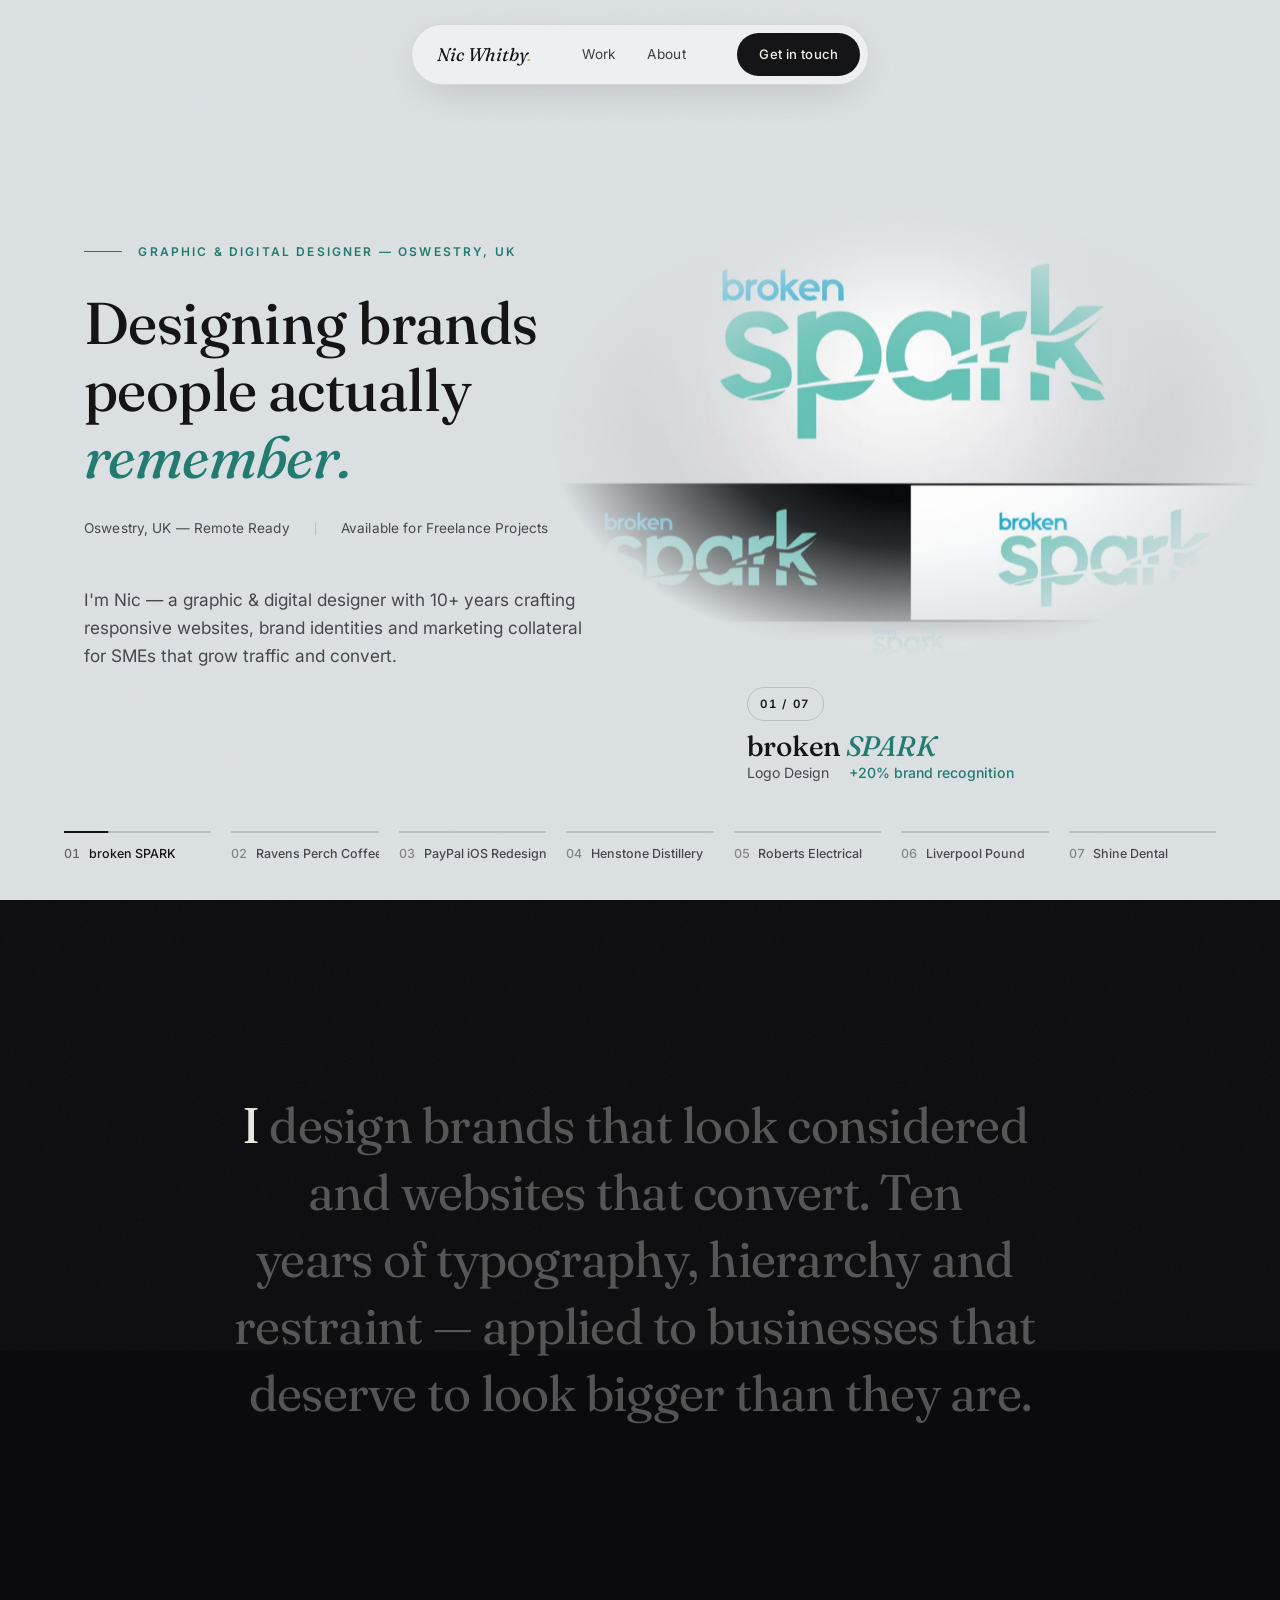
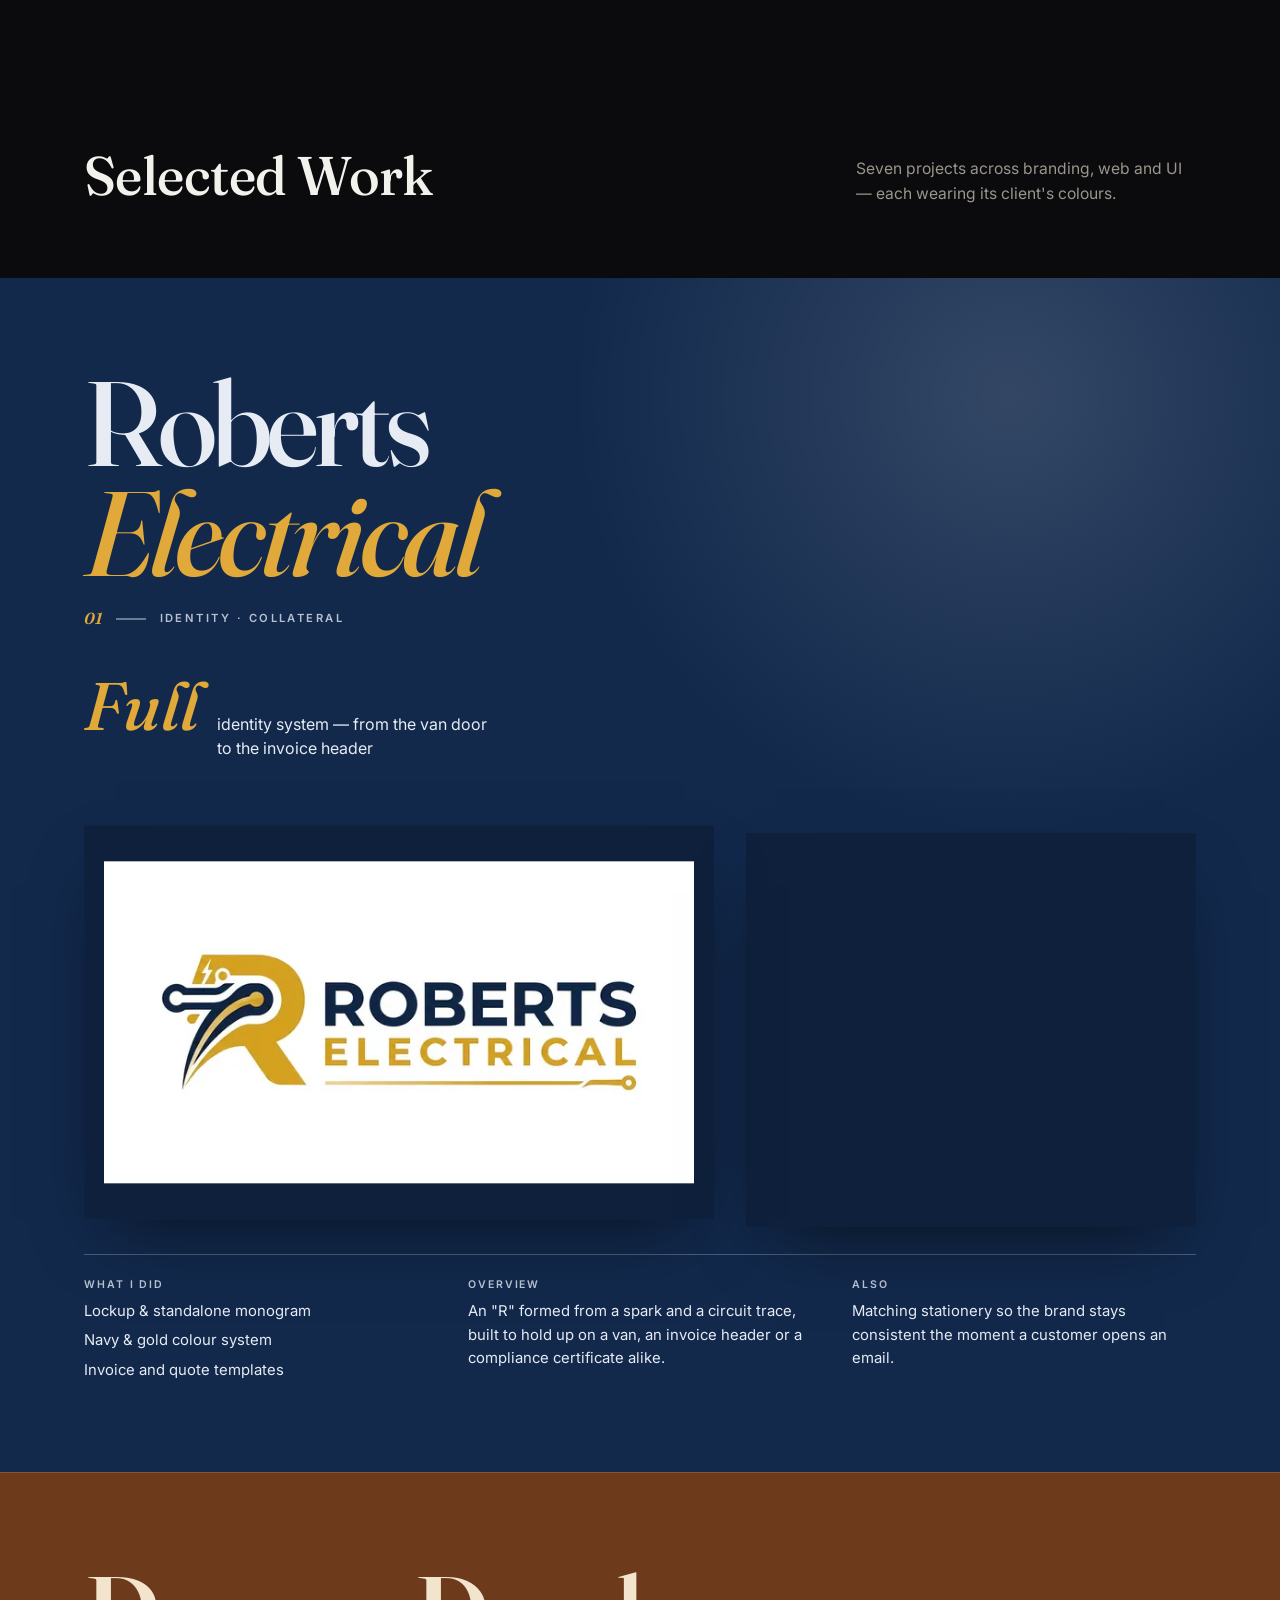
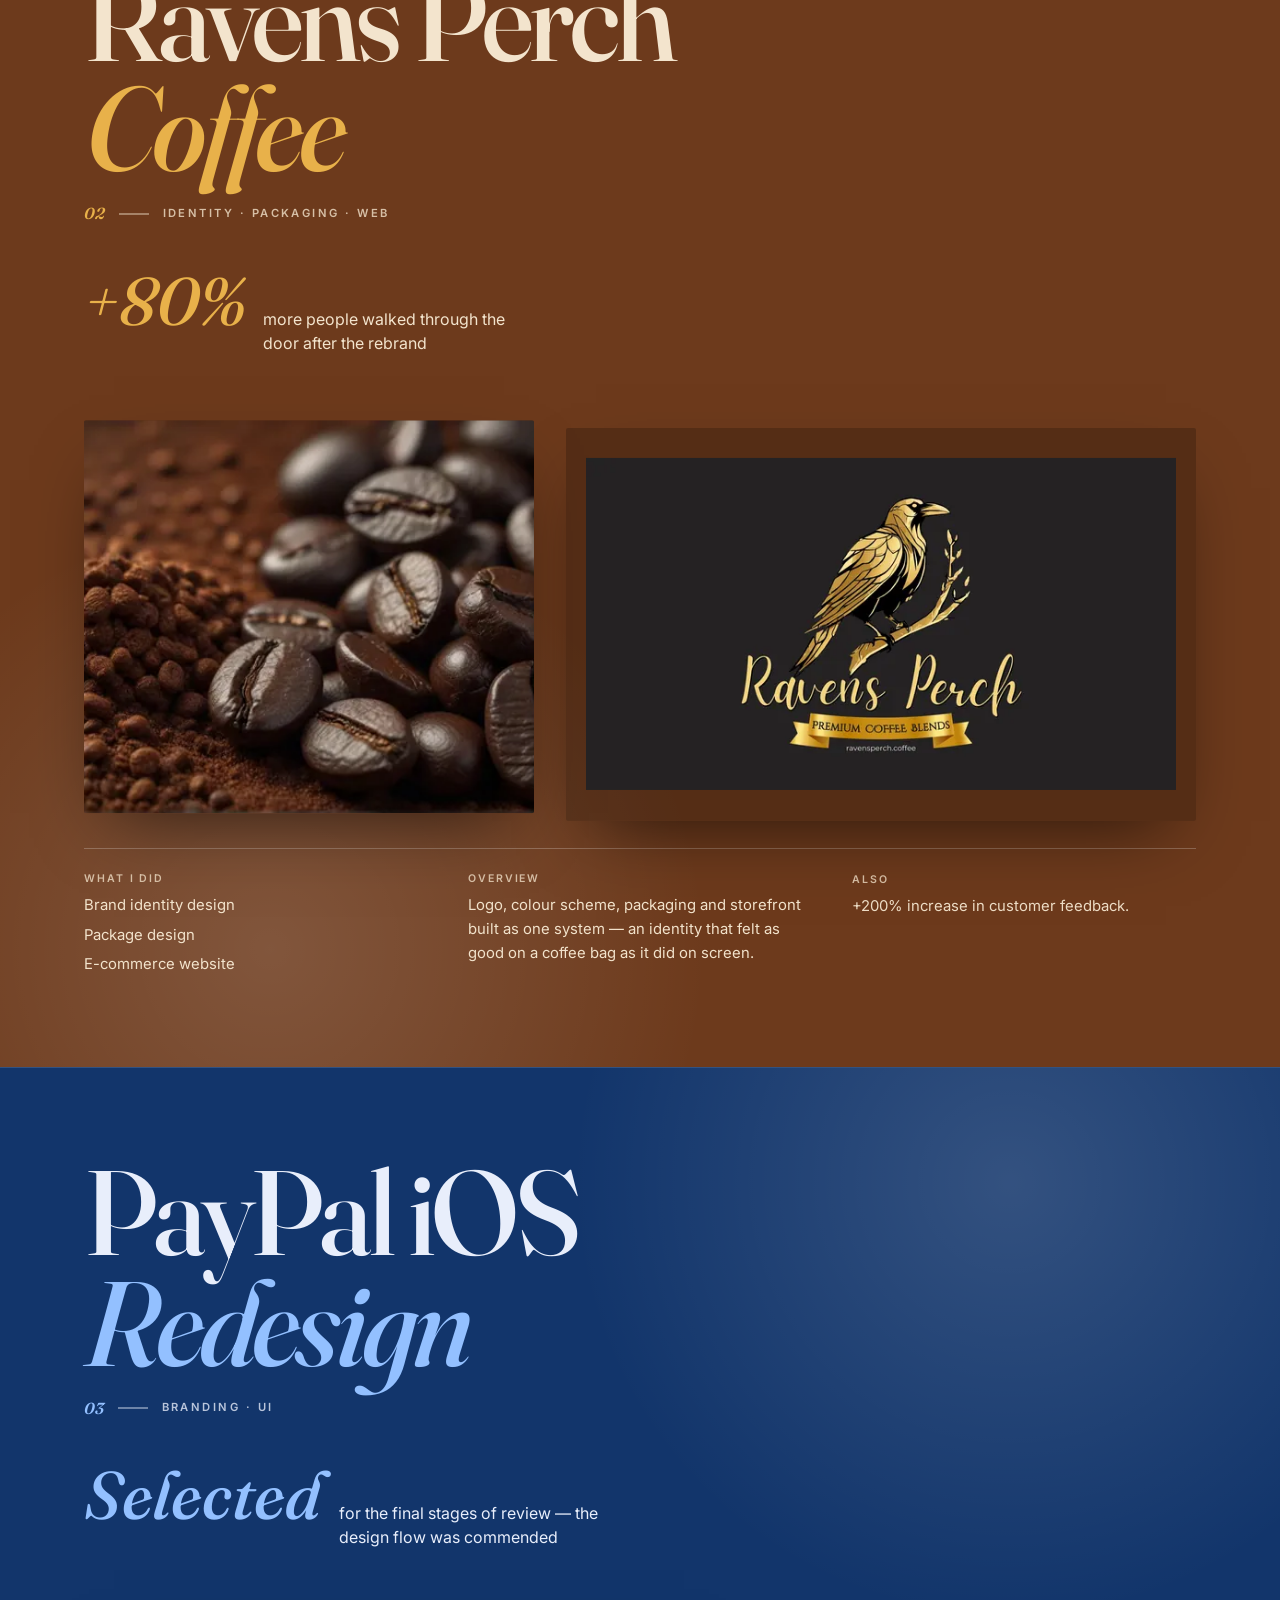
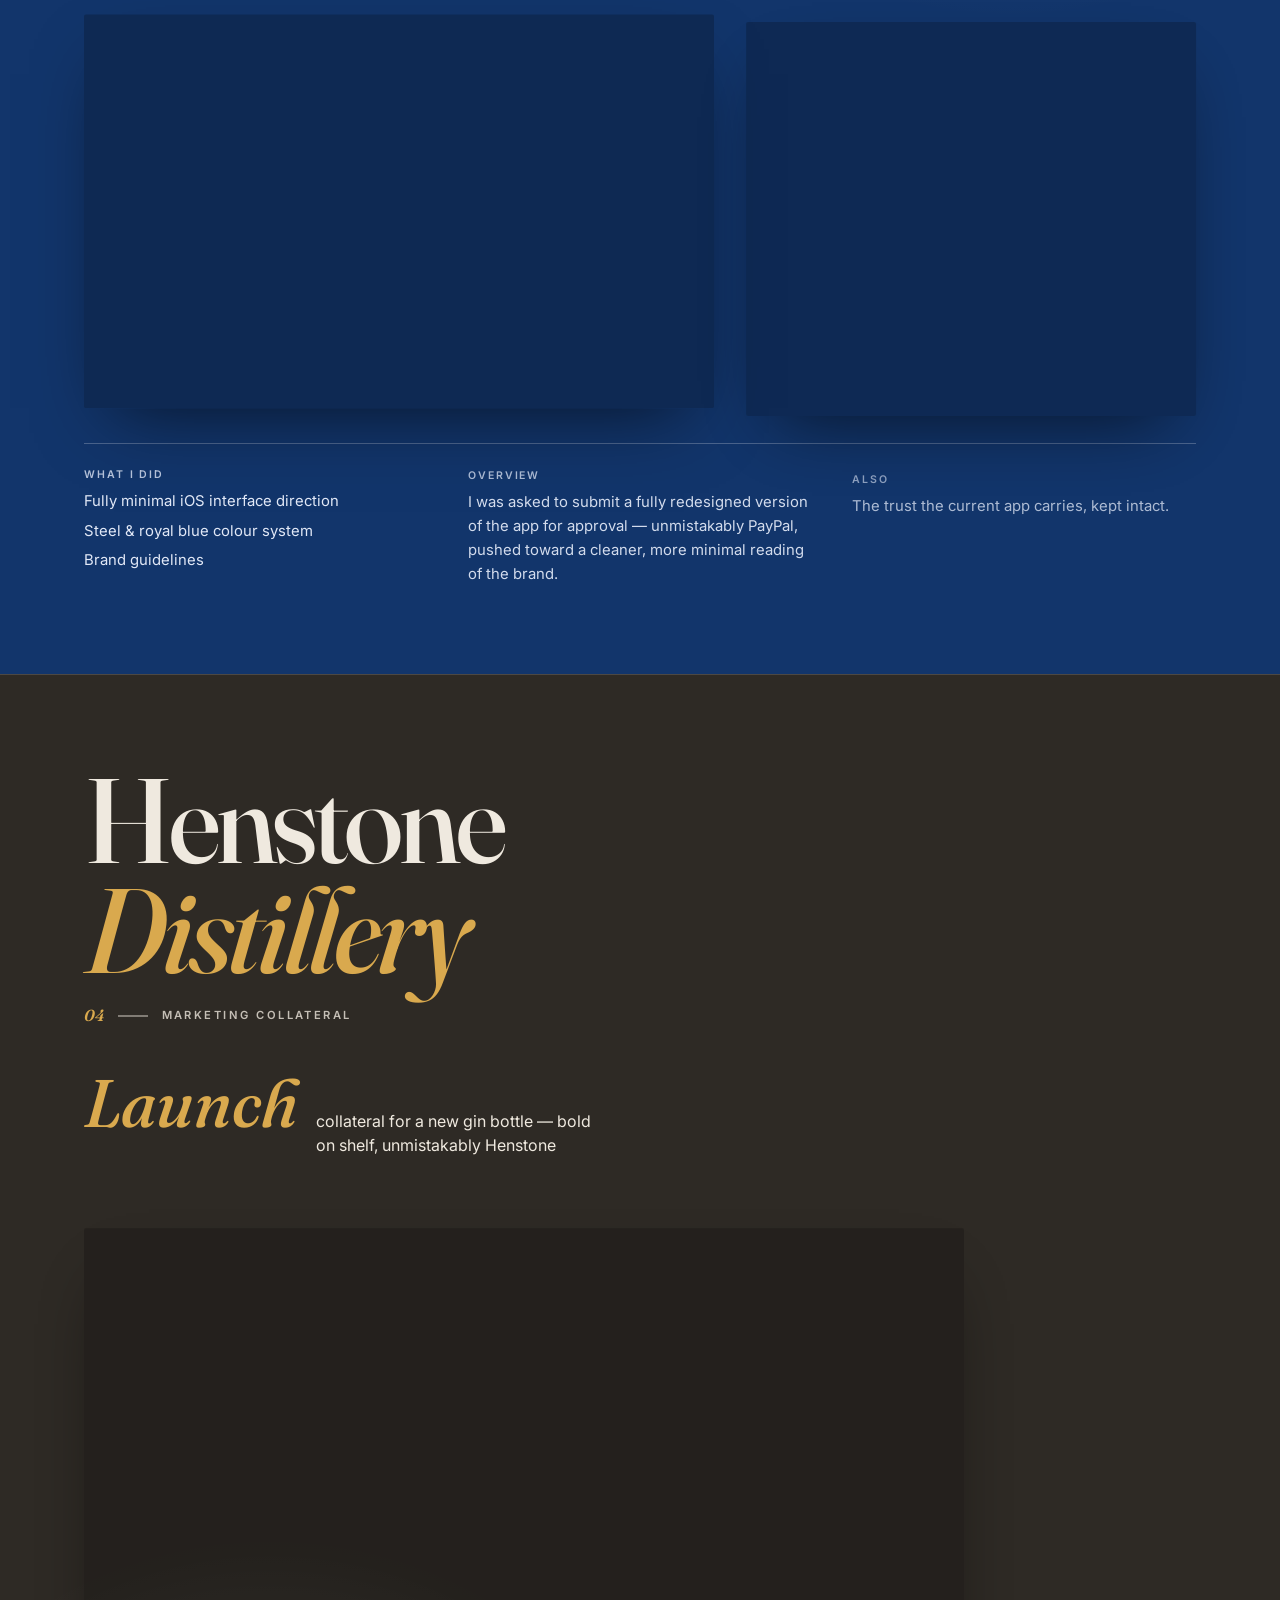
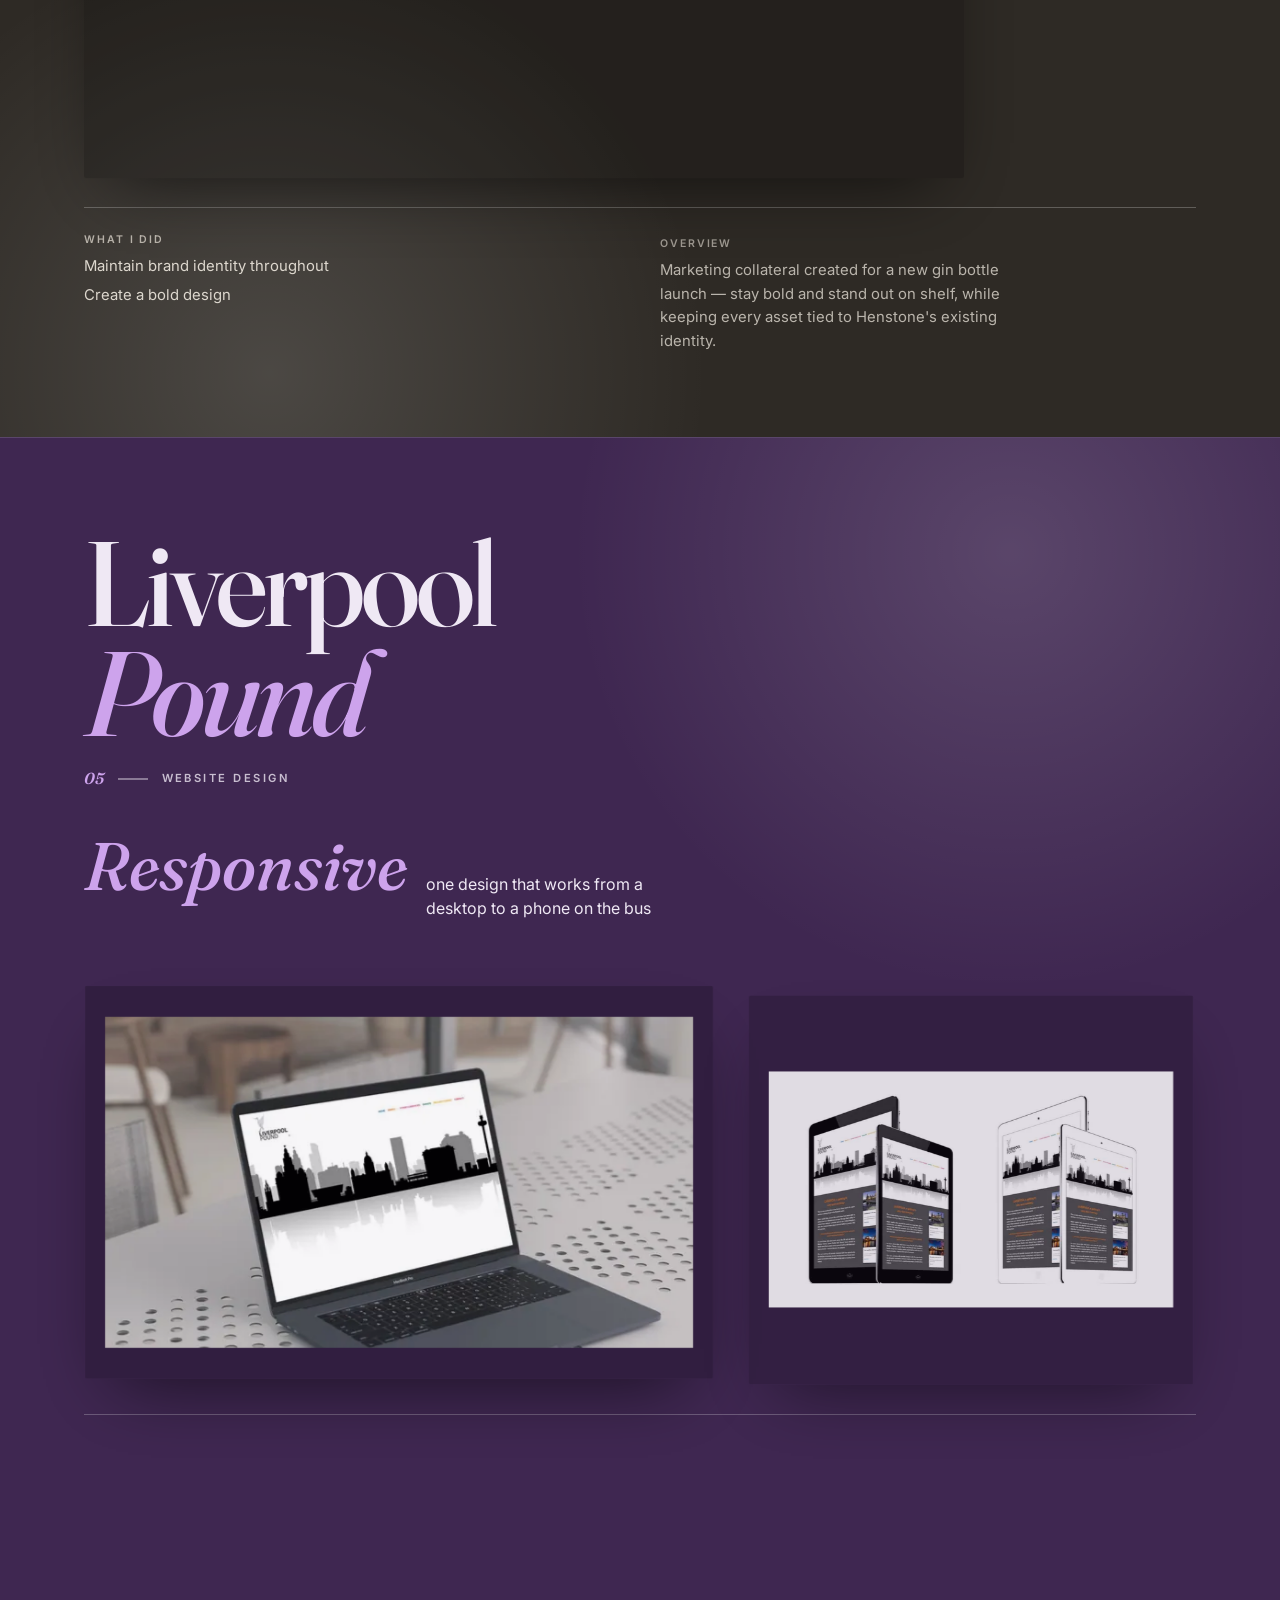
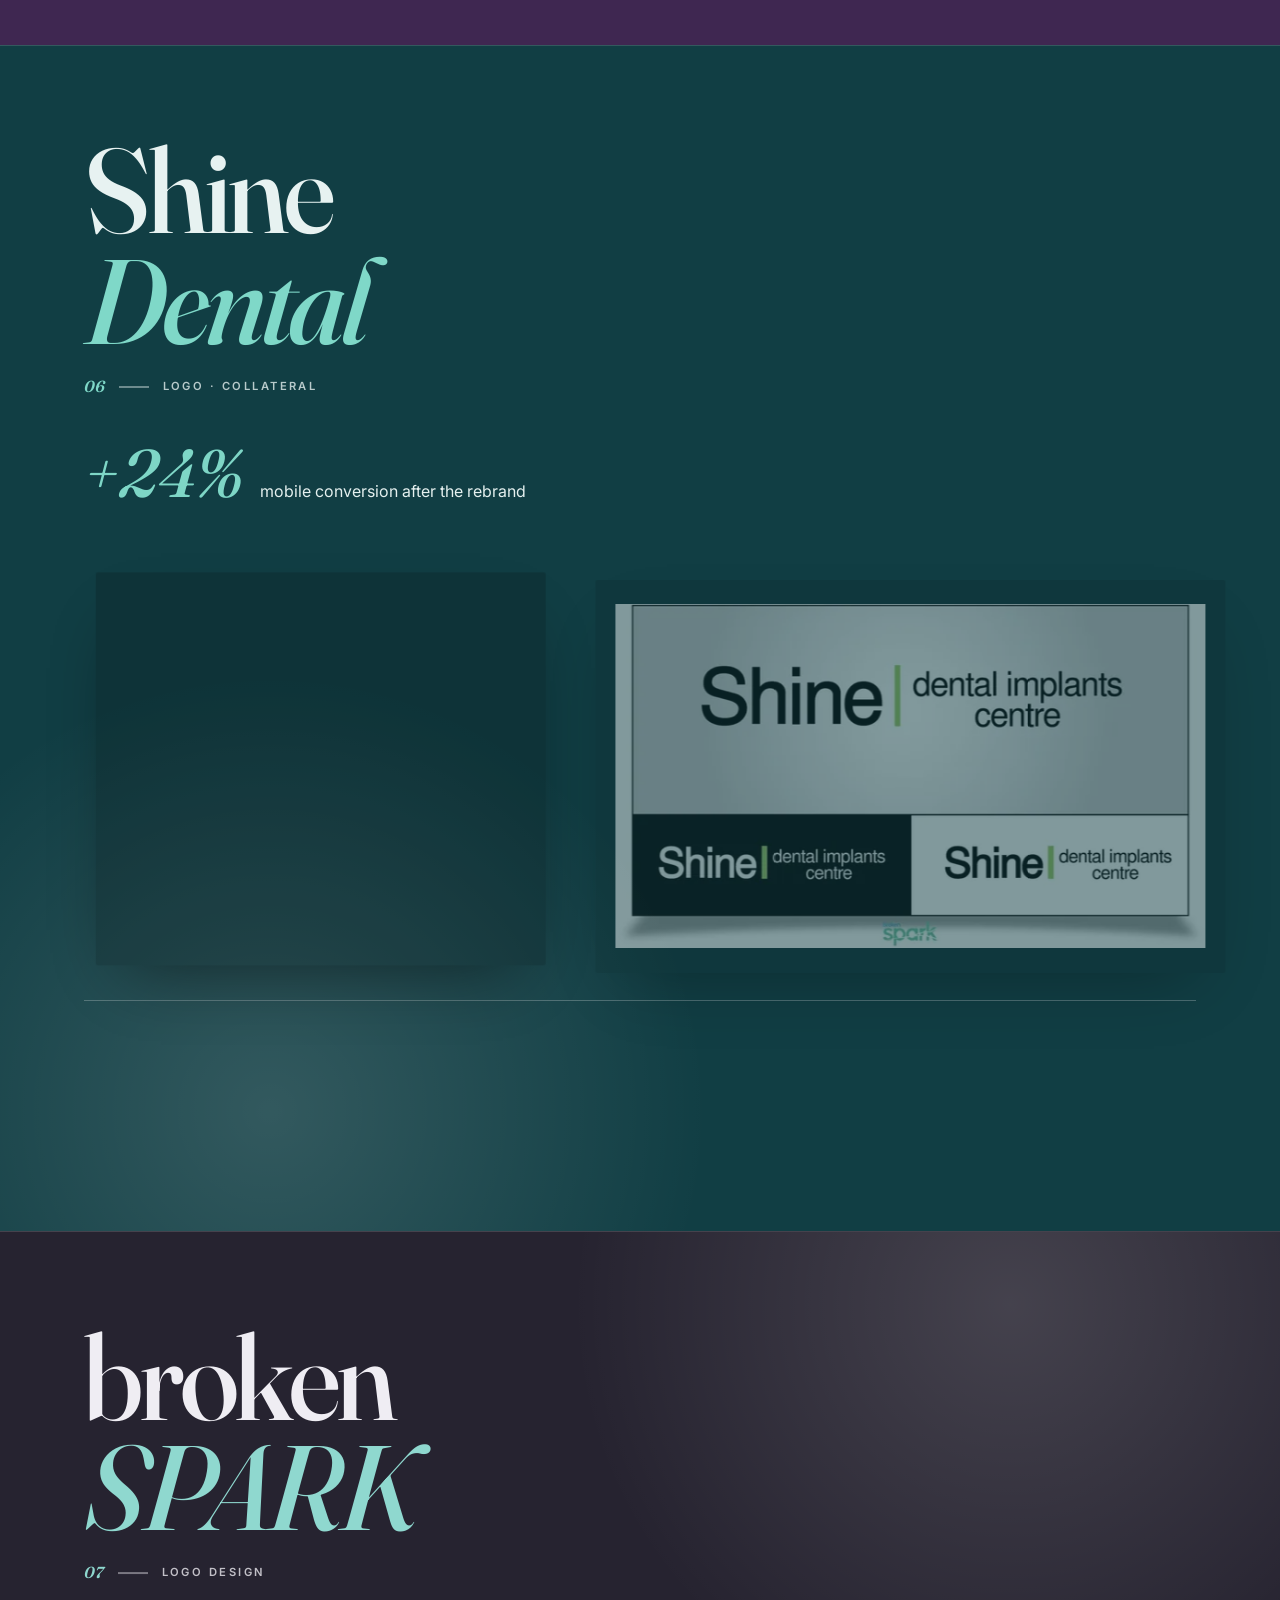
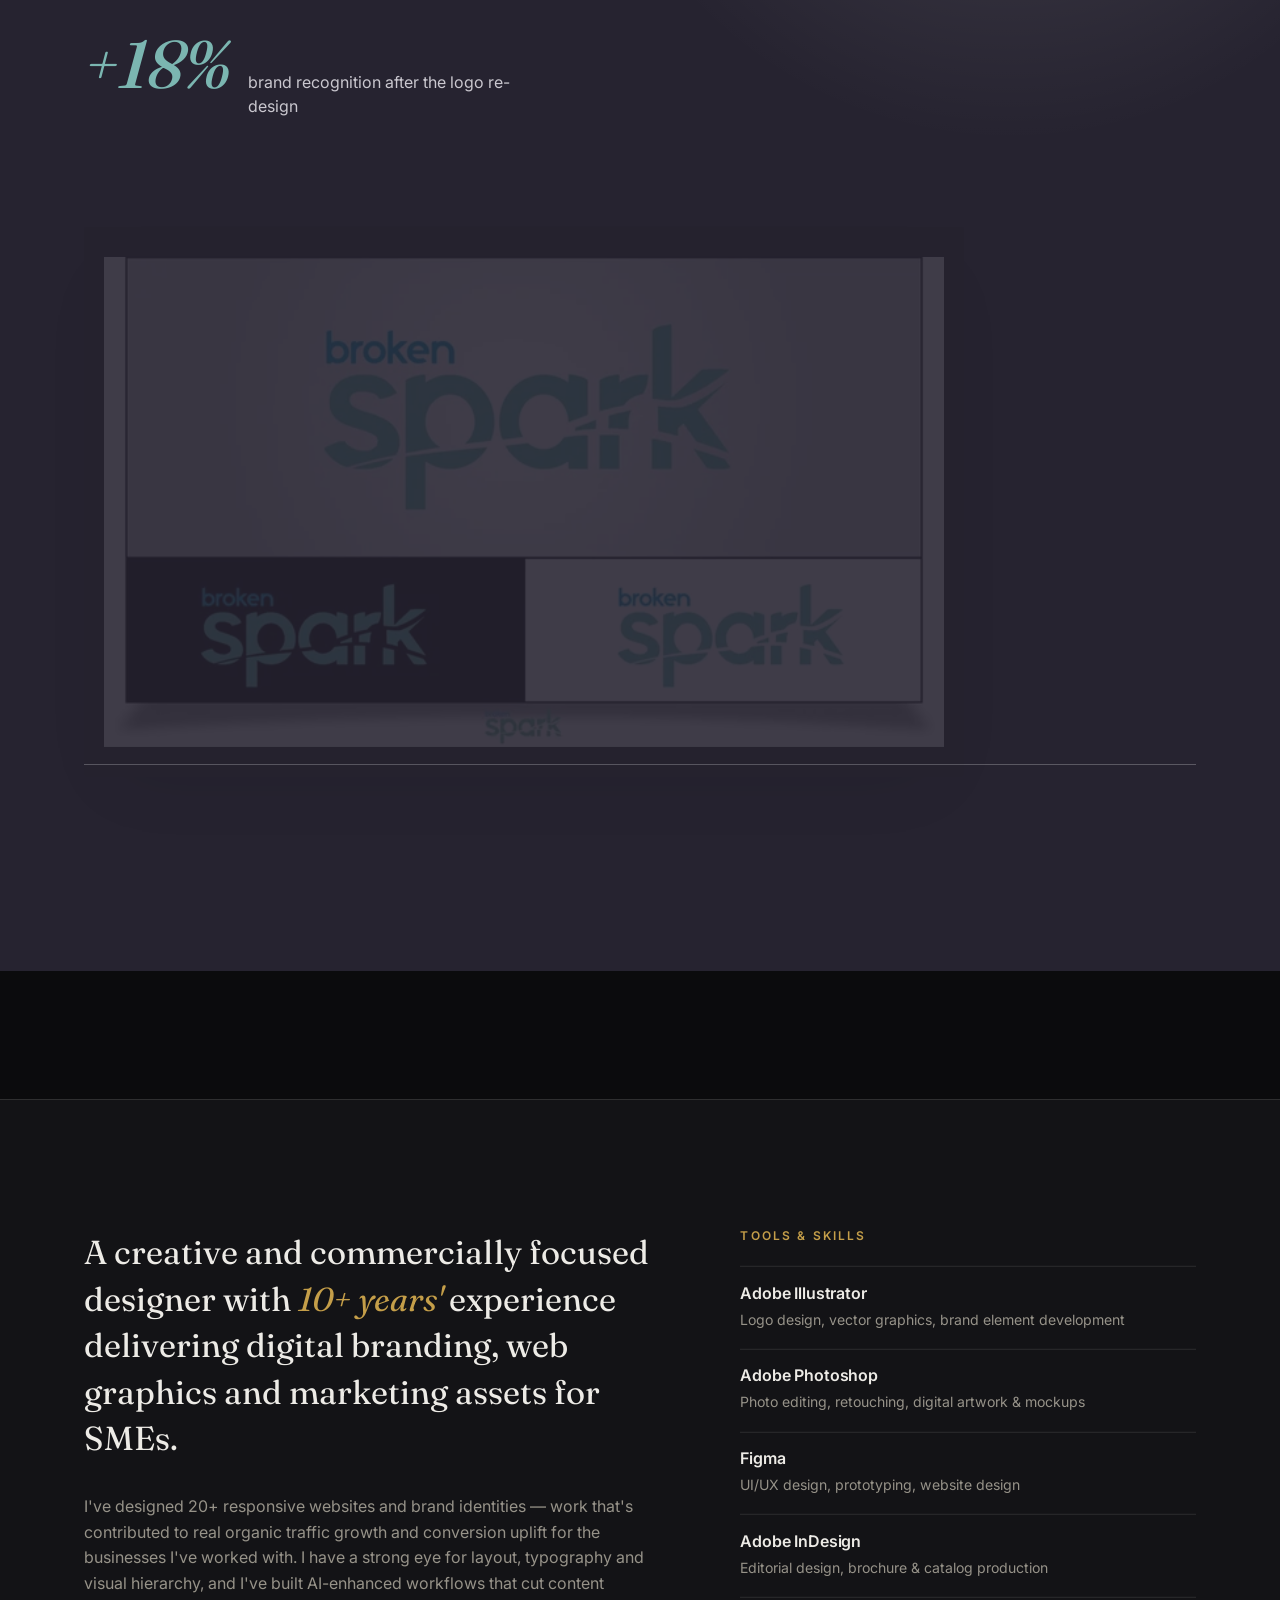
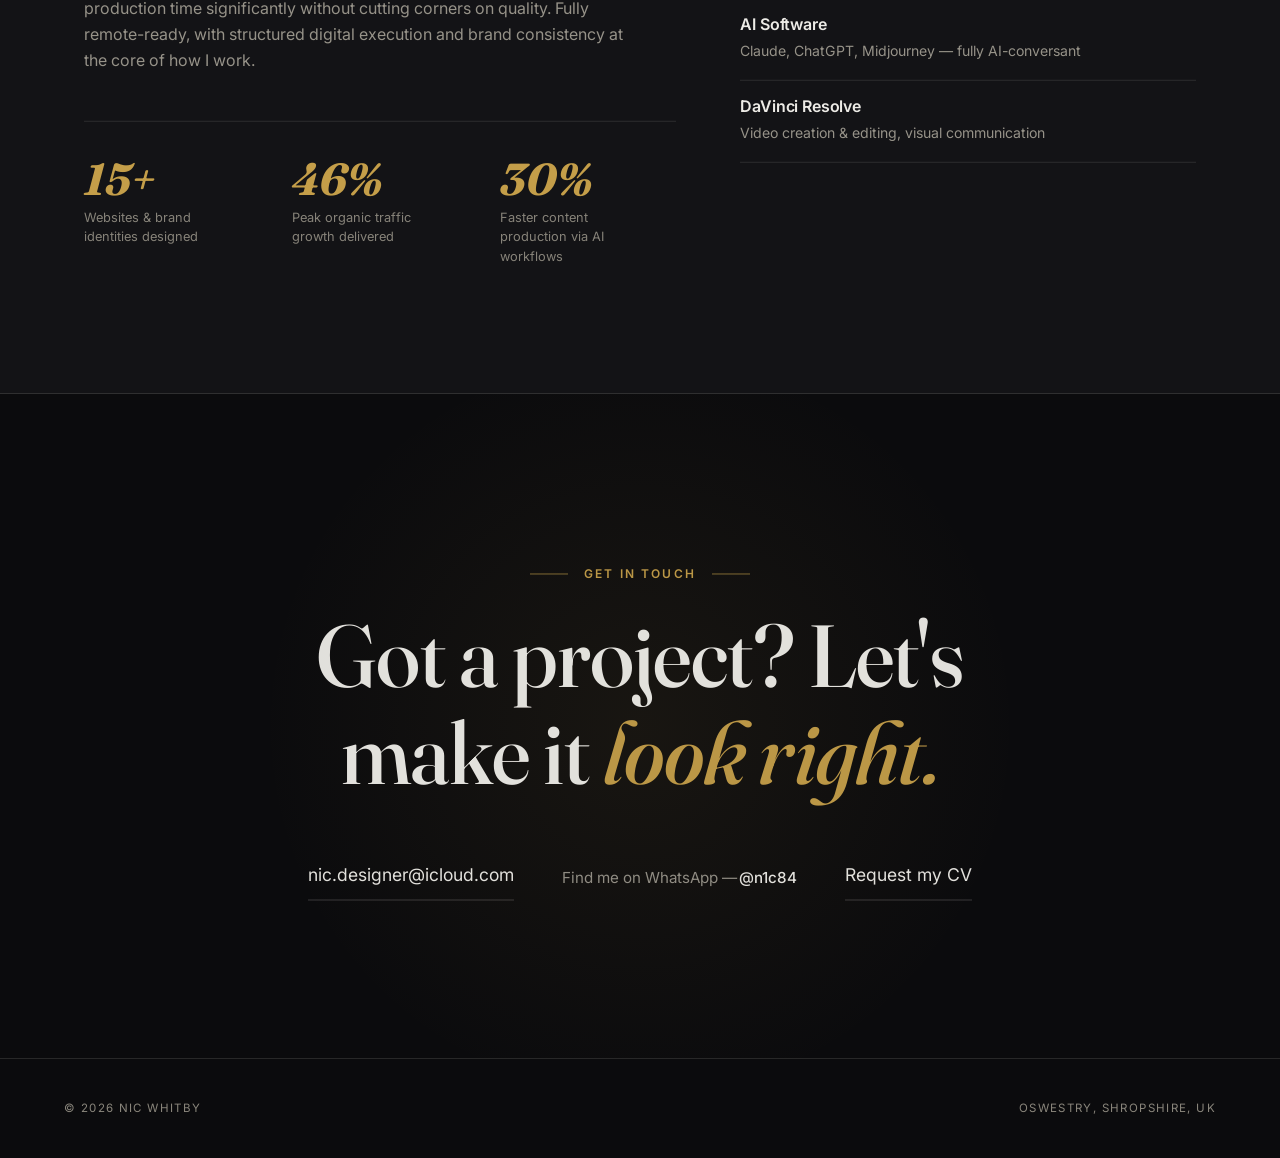
<file: index.html>
<!doctype html>
<html lang="en">
<head>
<meta charset="UTF-8" />
<meta name="viewport" content="width=device-width, initial-scale=1.0" />
<title>Nic Whitby — Graphic &amp; Digital Designer</title>
<meta name="description" content="Nic Whitby is a graphic and digital designer crafting brand identities, responsive websites and marketing collateral for SMEs." />
<!-- Marks that JS is alive. The CSS reveal start-states key off this, so if
     scripting fails the page renders its content instead of staying blank. -->
<script>document.documentElement.classList.add("js")</script>
<link rel="icon" href="assets/favicon.svg" type="image/svg+xml" />
<link rel="preconnect" href="https://fonts.googleapis.com" />
<link rel="preconnect" href="https://fonts.gstatic.com" crossorigin />
<link href="https://fonts.googleapis.com/css2?family=Fraunces:ital,opsz,wght@0,9..144,400;0,9..144,500;1,9..144,400;1,9..144,500&family=Inter:wght@400;500;600&display=swap" rel="stylesheet" />
<link rel="stylesheet" href="css/style.css" />
</head>
<body>

<a class="skip-link" href="#main">Skip to content</a>

<nav class="site-nav">
  <div class="site-nav__pill">
    <a href="#" class="site-nav__logo">Nic Whitby</a>
    <ul class="site-nav__links">
      <li><a href="#work">Work</a></li>
      <li><a href="#about">About</a></li>
    </ul>
    <a href="#contact" class="site-nav__cta">Get in touch</a>
  </div>
</nav>

<header class="hero" data-active="Roberts Electrical" data-tone="dark">
  <div class="hero__inner">
    <div class="hero__copy">
      <p class="eyebrow hero__eyebrow">Graphic &amp; Digital Designer — Oswestry, UK</p>
      <h1 class="hero__title">
        <span class="line"><span>Designing brands</span></span>
        <span class="line"><span>people actually</span></span>
        <span class="line"><span><em>remember.</em></span></span>
      </h1>
      <div class="hero__taglines">
        <span>Oswestry, UK — Remote Ready</span>
        <span>Available for Freelance Projects</span>
      </div>
      <p class="hero__sub">I'm Nic — a graphic &amp; digital designer with 10+ years crafting responsive websites, brand identities and marketing collateral for SMEs that grow traffic and convert.</p>
    </div>

    <!-- Featured work. Order is shuffled on every load by js/hero.js -->
    <div class="hero-stage">
      <a class="hero-slide" href="#project-roberts" data-label="Roberts Electrical" data-name="Roberts" data-em="Electrical" data-tags="Identity · Collateral" data-result="Full identity system" data-bg="#FFFFFF" data-tone="light" data-accent="#1B2A4A" aria-label="See the Roberts Electrical project">
        <picture>
          <source type="image/webp" srcset="assets/images/projects/roberts-electrical-1-640.webp 640w, assets/images/projects/roberts-electrical-1-1280.webp 1280w" sizes="(max-width: 900px) 100vw, 58vw" />
          <img src="assets/images/projects/roberts-electrical-1.jpg" alt="Roberts Electrical logo lockup in navy and gold" width="1800" height="981" loading="eager" decoding="async" fetchpriority="high" />
        </picture>
      </a>
      <a class="hero-slide" href="#project-ravens-perch" data-label="Ravens Perch Coffee" data-name="Ravens Perch" data-em="Coffee" data-tags="Identity · Packaging · Web" data-result="+80% footfall" data-bg="#262223" data-tone="dark" data-accent="#D5BF85" aria-label="See the Ravens Perch Coffee project" tabindex="-1">
        <picture>
          <source type="image/webp" srcset="assets/images/projects/ravens-perch-2-640.webp 640w, assets/images/projects/ravens-perch-2-1280.webp 1280w" sizes="(max-width: 900px) 100vw, 58vw" />
          <img src="assets/images/projects/ravens-perch-2.jpg" alt="Ravens Perch Coffee gold raven brand mark" width="1800" height="1012" loading="lazy" decoding="async" />
        </picture>
      </a>
      <a class="hero-slide" href="#project-paypal" data-label="PayPal iOS Redesign" data-name="PayPal iOS" data-em="Redesign" data-tags="Branding · UI" data-result="Selected for final review" data-bg="#1B1B1B" data-tone="dark" data-accent="#4DA3FF" aria-label="See the PayPal iOS Redesign project" tabindex="-1">
        <picture>
          <source type="image/webp" srcset="assets/images/projects/paypal-1-640.webp 640w, assets/images/projects/paypal-1-1280.webp 1280w" sizes="(max-width: 900px) 100vw, 58vw" />
          <img src="assets/images/projects/paypal-1.jpg" alt="PayPal iOS app redesign screens" width="1800" height="1186" loading="lazy" decoding="async" />
        </picture>
      </a>
      <a class="hero-slide" href="#project-henstone" data-label="Henstone Distillery" data-name="Henstone" data-em="Distillery" data-tags="Marketing Collateral" data-result="Gin launch collateral" data-bg="#222424" data-tone="dark" data-accent="#6FB7B4" aria-label="See the Henstone Distillery project" tabindex="-1">
        <picture>
          <source type="image/webp" srcset="assets/images/projects/henstone-1-640.webp 640w, assets/images/projects/henstone-1-1280.webp 1280w" sizes="(max-width: 900px) 100vw, 58vw" />
          <img src="assets/images/projects/henstone-1.jpg" alt="Henstone Distillery gin bottle marketing collateral" width="1800" height="1200" loading="lazy" decoding="async" />
        </picture>
      </a>
      <a class="hero-slide" href="#project-liverpool-pound" data-label="Liverpool Pound" data-name="Liverpool" data-em="Pound" data-tags="Website Design" data-result="Fully responsive" data-bg="#BAB6B4" data-tone="light" data-accent="#20303F" aria-label="See the Liverpool Pound project" tabindex="-1">
        <picture>
          <source type="image/webp" srcset="assets/images/projects/liverpool-pound-1-640.webp 640w, assets/images/projects/liverpool-pound-1-1280.webp 1280w" sizes="(max-width: 900px) 100vw, 58vw" />
          <img src="assets/images/projects/liverpool-pound-1.jpg" alt="Liverpool Pound website homepage design" width="1800" height="1012" loading="lazy" decoding="async" />
        </picture>
      </a>
      <a class="hero-slide" href="#project-shine-dental" data-label="Shine Dental" data-name="Shine" data-em="Dental" data-tags="Logo · Collateral" data-result="+25% mobile conversion" data-bg="#2A2A2A" data-tone="dark" data-accent="#A6CE39" aria-label="See the Shine Dental project" tabindex="-1">
        <picture>
          <source type="image/webp" srcset="assets/images/projects/shine-dental-1-640.webp 640w, assets/images/projects/shine-dental-1-1280.webp 1280w" sizes="(max-width: 900px) 100vw, 58vw" />
          <img src="assets/images/projects/shine-dental-1.jpg" alt="Shine Dental Implants logo and branding" width="1800" height="1201" loading="lazy" decoding="async" />
        </picture>
      </a>
      <a class="hero-slide" href="#project-broken-spark" data-label="broken SPARK" data-name="broken" data-em="SPARK" data-tags="Logo Design" data-result="+20% brand recognition" data-bg="#DCE1E4" data-tone="light" data-accent="#1F7A6E" aria-label="See the broken SPARK project" tabindex="-1">
        <picture>
          <source type="image/webp" srcset="assets/images/projects/broken-spark-1-640.webp 640w, assets/images/projects/broken-spark-1-1280.webp 1280w" sizes="(max-width: 900px) 100vw, 58vw" />
          <img src="assets/images/projects/broken-spark-1.jpg" alt="broken SPARK logo re-design" width="1800" height="1050" loading="lazy" decoding="async" />
        </picture>
      </a>
    </div>

    <div class="hero__caption">
      <span class="hero__count" aria-hidden="true">01 / 07</span>
      <div class="hero__cap-text" aria-live="polite">
        <p class="hero__cap-name">Roberts <em>Electrical</em></p>
        <p class="hero__cap-meta"><span>Identity · Collateral</span><strong>Full identity system</strong></p>
      </div>
    </div>
  </div>

  <nav class="hero-rail" aria-label="Featured projects">
    <button type="button" data-label="Roberts Electrical" aria-label="Show Roberts Electrical"><span class="hero-rail__track"><span class="hero-rail__bar"></span></span><span class="hero-rail__label"><span class="hero-rail__num">01</span>Roberts Electrical</span></button>
    <button type="button" data-label="Ravens Perch Coffee" aria-label="Show Ravens Perch Coffee"><span class="hero-rail__track"><span class="hero-rail__bar"></span></span><span class="hero-rail__label"><span class="hero-rail__num">02</span>Ravens Perch Coffee</span></button>
    <button type="button" data-label="PayPal iOS Redesign" aria-label="Show PayPal iOS Redesign"><span class="hero-rail__track"><span class="hero-rail__bar"></span></span><span class="hero-rail__label"><span class="hero-rail__num">03</span>PayPal iOS Redesign</span></button>
    <button type="button" data-label="Henstone Distillery" aria-label="Show Henstone Distillery"><span class="hero-rail__track"><span class="hero-rail__bar"></span></span><span class="hero-rail__label"><span class="hero-rail__num">04</span>Henstone Distillery</span></button>
    <button type="button" data-label="Liverpool Pound" aria-label="Show Liverpool Pound"><span class="hero-rail__track"><span class="hero-rail__bar"></span></span><span class="hero-rail__label"><span class="hero-rail__num">05</span>Liverpool Pound</span></button>
    <button type="button" data-label="Shine Dental" aria-label="Show Shine Dental"><span class="hero-rail__track"><span class="hero-rail__bar"></span></span><span class="hero-rail__label"><span class="hero-rail__num">06</span>Shine Dental</span></button>
    <button type="button" data-label="broken SPARK" aria-label="Show broken SPARK"><span class="hero-rail__track"><span class="hero-rail__bar"></span></span><span class="hero-rail__label"><span class="hero-rail__num">07</span>broken SPARK</span></button>
  </nav>
</header>

<main id="main">

<section class="statement">
  <div class="container">
    <p class="statement__text" data-words>I design brands that look considered and websites that convert. Ten years of typography, hierarchy and restraint — applied to businesses that deserve to look bigger than they are.</p>
  </div>
</section>

<section id="work">
  <div class="container">
    <div class="section-head" data-reveal>
      <h2>Selected Work</h2>
      <p>Seven projects across branding, web and UI — each wearing its client&#39;s colours.</p>
    </div>
  </div>

  <article id="project-roberts" class="poster" style="--field:#12294c;--ink:#e6ebf4;--ink-dim:#b7c0cf;--pop:#e0a93a">
    <div class="poster__in">
      <h3 class="poster__name">Roberts <em>Electrical</em></h3>
      <p class="poster__meta"><span class="poster__idx">01</span><i></i><span>Identity · Collateral</span></p>
      <div class="poster__stat">
        <span class="poster__statNum">Full</span>
        <span class="poster__statTxt">identity system — from the van door to the invoice header</span>
      </div>
      <div class="poster__work">
      <picture>
        <source type="image/webp" srcset="assets/images/projects/roberts-electrical-1-640.webp 640w, assets/images/projects/roberts-electrical-1-1280.webp 1280w" sizes="(max-width: 900px) 100vw, 45vw" />
        <img src="assets/images/projects/roberts-electrical-1.jpg" alt="Roberts Electrical logo lockup in navy and gold" width="1800" height="981" loading="lazy" decoding="async" />
      </picture>
      <picture>
        <source type="image/webp" srcset="assets/images/projects/roberts-electrical-2-640.webp 640w, assets/images/projects/roberts-electrical-2-1280.webp 1280w" sizes="(max-width: 900px) 100vw, 45vw" />
        <img src="assets/images/projects/roberts-electrical-2.jpg" alt="Roberts Electrical branded invoice template" width="1800" height="1361" loading="lazy" decoding="async" />
      </picture>
      </div>
      <div class="poster__foot">
        <div>
          <h4>What I did</h4>
          <ul>
          <li>Lockup &amp; standalone monogram</li>
          <li>Navy &amp; gold colour system</li>
          <li>Invoice and quote templates</li>
          </ul>
        </div>
        <div>
          <h4>Overview</h4>
          <p>An &quot;R&quot; formed from a spark and a circuit trace, built to hold up on a van, an invoice header or a compliance certificate alike.</p>
        </div>
      <div>
        <h4>Also</h4>
        <p>Matching stationery so the brand stays consistent the moment a customer opens an email.</p>
      </div>
      </div>
    </div>
  </article>

  <article id="project-ravens-perch" class="poster" style="--field:#6d3a1c;--ink:#f3e4cd;--ink-dim:#d6bfa6;--pop:#e8b14a">
    <div class="poster__in">
      <h3 class="poster__name">Ravens Perch <em>Coffee</em></h3>
      <p class="poster__meta"><span class="poster__idx">02</span><i></i><span>Identity · Packaging · Web</span></p>
      <div class="poster__stat">
        <span class="poster__statNum" data-count="80" data-prefix="+" data-suffix="%">+80%</span>
        <span class="poster__statTxt">more people walked through the door after the rebrand</span>
      </div>
      <div class="poster__work">
      <picture>
        <source type="image/webp" srcset="assets/images/projects/ravens-perch-1-640.webp 640w, assets/images/projects/ravens-perch-1-1280.webp 1280w" sizes="(max-width: 900px) 100vw, 45vw" />
        <img class="is-cover" src="assets/images/projects/ravens-perch-1.jpg" alt="Ravens Perch Coffee brand and packaging design" width="1800" height="1003" loading="lazy" decoding="async" />
      </picture>
      <picture>
        <source type="image/webp" srcset="assets/images/projects/ravens-perch-2-640.webp 640w, assets/images/projects/ravens-perch-2-1280.webp 1280w" sizes="(max-width: 900px) 100vw, 45vw" />
        <img src="assets/images/projects/ravens-perch-2.jpg" alt="Ravens Perch Coffee wallpaper and brand mark" width="1800" height="1003" loading="lazy" decoding="async" />
      </picture>
      </div>
      <div class="poster__foot">
        <div>
          <h4>What I did</h4>
          <ul>
          <li>Brand identity design</li>
          <li>Package design</li>
          <li>E-commerce website</li>
          </ul>
        </div>
        <div>
          <h4>Overview</h4>
          <p>Logo, colour scheme, packaging and storefront built as one system — an identity that felt as good on a coffee bag as it did on screen.</p>
        </div>
      <div>
        <h4>Also</h4>
        <p>+200% increase in customer feedback.</p>
      </div>
      </div>
    </div>
  </article>

  <article id="project-paypal" class="poster" style="--field:#12356b;--ink:#e8eefb;--ink-dim:#b9c5db;--pop:#93c0ff">
    <div class="poster__in">
      <h3 class="poster__name">PayPal iOS <em>Redesign</em></h3>
      <p class="poster__meta"><span class="poster__idx">03</span><i></i><span>Branding · UI</span></p>
      <div class="poster__stat">
        <span class="poster__statNum">Selected</span>
        <span class="poster__statTxt">for the final stages of review — the design flow was commended</span>
      </div>
      <div class="poster__work">
      <picture>
        <source type="image/webp" srcset="assets/images/projects/paypal-1-640.webp 640w, assets/images/projects/paypal-1-1280.webp 1280w" sizes="(max-width: 900px) 100vw, 45vw" />
        <img src="assets/images/projects/paypal-1.jpg" alt="PayPal iOS app redesign screens" width="1800" height="1186" loading="lazy" decoding="async" />
      </picture>
      <picture>
        <source type="image/webp" srcset="assets/images/projects/paypal-2-640.webp 640w, assets/images/projects/paypal-2-1280.webp 1280w" sizes="(max-width: 900px) 100vw, 45vw" />
        <img src="assets/images/projects/paypal-2.jpg" alt="PayPal iOS app redesign detail" width="1800" height="1200" loading="lazy" decoding="async" />
      </picture>
      </div>
      <div class="poster__foot">
        <div>
          <h4>What I did</h4>
          <ul>
          <li>Fully minimal iOS interface direction</li>
          <li>Steel &amp; royal blue colour system</li>
          <li>Brand guidelines</li>
          </ul>
        </div>
        <div>
          <h4>Overview</h4>
          <p>I was asked to submit a fully redesigned version of the app for approval — unmistakably PayPal, pushed toward a cleaner, more minimal reading of the brand.</p>
        </div>
      <div>
        <h4>Also</h4>
        <p>The trust the current app carries, kept intact.</p>
      </div>
      </div>
    </div>
  </article>

  <article id="project-henstone" class="poster" style="--field:#2e2a25;--ink:#efe9df;--ink-dim:#c5bfb6;--pop:#d9a94e">
    <div class="poster__in">
      <h3 class="poster__name">Henstone <em>Distillery</em></h3>
      <p class="poster__meta"><span class="poster__idx">04</span><i></i><span>Marketing Collateral</span></p>
      <div class="poster__stat">
        <span class="poster__statNum">Launch</span>
        <span class="poster__statTxt">collateral for a new gin bottle — bold on shelf, unmistakably Henstone</span>
      </div>
      <div class="poster__work poster__work--single">
      <picture>
        <source type="image/webp" srcset="assets/images/projects/henstone-1-640.webp 640w, assets/images/projects/henstone-1-1280.webp 1280w" sizes="(max-width: 900px) 100vw, 45vw" />
        <img src="assets/images/projects/henstone-1.jpg" alt="Henstone Distillery gin bottle marketing collateral" width="1800" height="1200" loading="lazy" decoding="async" />
      </picture>
      </div>
      <div class="poster__foot">
        <div>
          <h4>What I did</h4>
          <ul>
          <li>Maintain brand identity throughout</li>
          <li>Create a bold design</li>
          </ul>
        </div>
        <div>
          <h4>Overview</h4>
          <p>Marketing collateral created for a new gin bottle launch — stay bold and stand out on shelf, while keeping every asset tied to Henstone&#39;s existing identity.</p>
        </div>
      </div>
    </div>
  </article>

  <article id="project-liverpool-pound" class="poster" style="--field:#3f2751;--ink:#efe8f4;--ink-dim:#c8bed0;--pop:#cda3ec">
    <div class="poster__in">
      <h3 class="poster__name">Liverpool <em>Pound</em></h3>
      <p class="poster__meta"><span class="poster__idx">05</span><i></i><span>Website Design</span></p>
      <div class="poster__stat">
        <span class="poster__statNum">Responsive</span>
        <span class="poster__statTxt">one design that works from a desktop to a phone on the bus</span>
      </div>
      <div class="poster__work">
      <picture>
        <source type="image/webp" srcset="assets/images/projects/liverpool-pound-1-640.webp 640w, assets/images/projects/liverpool-pound-1-1280.webp 1280w" sizes="(max-width: 900px) 100vw, 45vw" />
        <img src="assets/images/projects/liverpool-pound-1.jpg" alt="Liverpool Pound website homepage design" width="1800" height="1012" loading="lazy" decoding="async" />
      </picture>
      <picture>
        <source type="image/webp" srcset="assets/images/projects/liverpool-pound-2-640.webp 640w, assets/images/projects/liverpool-pound-2-1280.webp 1280w" sizes="(max-width: 900px) 100vw, 45vw" />
        <img src="assets/images/projects/liverpool-pound-2.jpg" alt="Liverpool Pound website detail view" width="1800" height="1050" loading="lazy" decoding="async" />
      </picture>
      </div>
      <div class="poster__foot">
        <div>
          <h4>What I did</h4>
          <ul>
          <li>Fully responsive design</li>
          <li>Skyline silhouette landing page</li>
          </ul>
        </div>
        <div>
          <h4>Overview</h4>
          <p>A responsive website design that works for both mobile and desktop. The landing page uses a silhouette of the Liverpool skyline to give an immediate, local sense of place.</p>
        </div>
      </div>
    </div>
  </article>

  <article id="project-shine-dental" class="poster" style="--field:#113e44;--ink:#e7f2f1;--ink-dim:#b8cacb;--pop:#7fd8c8">
    <div class="poster__in">
      <h3 class="poster__name">Shine <em>Dental</em></h3>
      <p class="poster__meta"><span class="poster__idx">06</span><i></i><span>Logo · Collateral</span></p>
      <div class="poster__stat">
        <span class="poster__statNum" data-count="25" data-prefix="+" data-suffix="%">+25%</span>
        <span class="poster__statTxt">mobile conversion after the rebrand</span>
      </div>
      <div class="poster__work">
      <picture>
        <source type="image/webp" srcset="assets/images/projects/shine-dental-1-640.webp 640w, assets/images/projects/shine-dental-1-1280.webp 1280w" sizes="(max-width: 900px) 100vw, 45vw" />
        <img src="assets/images/projects/shine-dental-1.jpg" alt="Shine Dental Implants logo and branding" width="1800" height="1201" loading="lazy" decoding="async" />
      </picture>
      <picture>
        <source type="image/webp" srcset="assets/images/projects/shine-dental-2-640.webp 640w, assets/images/projects/shine-dental-2-1280.webp 1280w" sizes="(max-width: 900px) 100vw, 45vw" />
        <img src="assets/images/projects/shine-dental-2.jpg" alt="Shine Dental Implants marketing collateral" width="1800" height="1050" loading="lazy" decoding="async" />
      </picture>
      </div>
      <div class="poster__foot">
        <div>
          <h4>What I did</h4>
          <ul>
          <li>Upmarket dental branding</li>
          <li>Logo and marketing collateral</li>
          </ul>
        </div>
        <div>
          <h4>Overview</h4>
          <p>Logo and collateral for a startup dental company — upmarket and clinical-but-warm, building trust for a treatment that&#39;s a significant decision for any patient.</p>
        </div>
      <div>
        <h4>Also</h4>
        <p>+15% website dwell time.</p>
      </div>
      </div>
    </div>
  </article>

  <article id="project-broken-spark" class="poster" style="--field:#262330;--ink:#efedf3;--ink-dim:#c3c1c8;--pop:#8fd8cf">
    <div class="poster__in">
      <h3 class="poster__name">broken <em>SPARK</em></h3>
      <p class="poster__meta"><span class="poster__idx">07</span><i></i><span>Logo Design</span></p>
      <div class="poster__stat">
        <span class="poster__statNum" data-count="20" data-prefix="+" data-suffix="%">+20%</span>
        <span class="poster__statTxt">brand recognition after the logo re-design</span>
      </div>
      <div class="poster__work poster__work--single">
      <picture>
        <source type="image/webp" srcset="assets/images/projects/broken-spark-1-640.webp 640w, assets/images/projects/broken-spark-1-1280.webp 1280w" sizes="(max-width: 900px) 100vw, 45vw" />
        <img src="assets/images/projects/broken-spark-1.jpg" alt="broken SPARK logo re-design" width="1800" height="1050" loading="lazy" decoding="async" />
      </picture>
      </div>
      <div class="poster__foot">
        <div>
          <h4>What I did</h4>
          <ul>
          <li>Logo re-design</li>
          <li>Palette, type and logo rebuilt as one system</li>
          </ul>
        </div>
        <div>
          <h4>Overview</h4>
          <p>The mark needed to read as credible and established from day one, so palette, type and logo form were rebuilt together as a single, consistent system.</p>
        </div>
      </div>
    </div>
  </article>
</section>

<section id="about" class="about">
  <div class="container about__grid">
    <div data-reveal>
      <h2 class="visually-hidden">About</h2>
      <p class="about__lede">A creative and commercially focused designer with <em>10+ years'</em> experience delivering digital branding, web graphics and marketing assets for SMEs.</p>
      <p class="about__body">I've designed 20+ responsive websites and brand identities — work that's contributed to real organic traffic growth and conversion uplift for the businesses I've worked with. I have a strong eye for layout, typography and visual hierarchy, and I've built AI-enhanced workflows that cut content production time significantly without cutting corners on quality. Fully remote-ready, with structured digital execution and brand consistency at the core of how I work.</p>

      <div class="about__stats">
        <div><strong data-count="20" data-suffix="+">20+</strong><span>Websites &amp; brand identities designed</span></div>
        <div><strong data-count="60" data-suffix="%">60%</strong><span>Peak organic traffic growth delivered</span></div>
        <div><strong data-count="40" data-suffix="%">40%</strong><span>Faster content production via AI workflows</span></div>
      </div>
    </div>

    <div data-reveal>
      <h3 class="eyebrow skills-heading">Tools &amp; Skills</h3>
      <ul class="skills-list">
        <li><h4>Adobe Illustrator</h4><p>Logo design, vector graphics, brand element development</p></li>
        <li><h4>Adobe Photoshop</h4><p>Photo editing, retouching, digital artwork &amp; mockups</p></li>
        <li><h4>Figma</h4><p>UI/UX design, prototyping, website design</p></li>
        <li><h4>Adobe InDesign</h4><p>Editorial design, brochure &amp; catalog production</p></li>
        <li><h4>AI Software</h4><p>Claude, ChatGPT, Midjourney — fully AI-conversant</p></li>
        <li><h4>DaVinci Resolve</h4><p>Video creation &amp; editing, visual communication</p></li>
      </ul>
    </div>
  </div>
</section>

<section id="contact" class="contact">
  <div class="container">
    <p class="eyebrow" data-reveal>Get in touch</p>
    <h2 class="contact__title" data-reveal>Got a project? Let's make it <em>look right.</em></h2>
    <div class="contact__links" data-reveal>
      <a class="contact__link" href="mailto:nic.designer@icloud.com">nic.designer@icloud.com</a>
      <!-- Deliberately not a link: wa.me does not resolve this username.
           Styled as plain information so it never reads as tappable. -->
      <p class="contact__handle">Find me on WhatsApp — <span>@n1c84</span></p>
      <!-- CV is sent on request rather than hosted, so personal contact
           details stay off a public, crawlable URL. -->
      <a class="contact__link" href="mailto:nic.designer@icloud.com?subject=CV%20request">Request my CV</a>
    </div>
  </div>
</section>

</main>

<footer class="site-footer">
  <span>© <span id="year"></span> Nic Whitby</span>
  <span>Oswestry, Shropshire, UK</span>
</footer>

<!-- Self-hosted so a CDN outage or a corporate script blocker can't take the
     page down with it. Deferred so none of it blocks first paint. -->
<script defer src="js/vendor/gsap.min.js"></script>
<script defer src="js/vendor/ScrollTrigger.min.js"></script>
<script defer src="js/vendor/lenis.min.js"></script>
<script defer src="js/main.js"></script>
<script defer src="js/hero.js"></script>
<script>document.getElementById("year").textContent = new Date().getFullYear();</script>
</body>
</html>
</file>
<file: css/style.css>
/* ============================================
   Nic Whitby — Design Portfolio
   Design system: dark, editorial, classy
   ============================================ */

:root {
  --bg: #0b0b0d;
  --bg-alt: #131316;
  --bg-raised: #18181c;
  --fg: #f3f1ec;
  --fg-dim: #9a968c;
  /* Muted tone — every use carries text, so it meets WCAG AA (4.6:1 on --bg) */
  --fg-faint: #8a867c;
  --accent: #c9a24b;
  --accent-dim: #8a7238;
  --line: rgba(243, 241, 236, 0.12);
  --line-strong: rgba(243, 241, 236, 0.22);

  --font-display: "Fraunces", Georgia, serif;
  --font-body: "Inter", -apple-system, BlinkMacSystemFont, "Segoe UI", sans-serif;

  --container: 1240px;
  --gutter: clamp(1.5rem, 5vw, 4rem);

  --ease: cubic-bezier(0.16, 1, 0.3, 1);
}

* {
  margin: 0;
  padding: 0;
  box-sizing: border-box;
}

html {
  background: var(--bg);
  color-scheme: dark;
  /* Keeps #work / #about / #contact clear of the fixed nav pill */
  scroll-padding-top: 6rem;
}

body {
  background: var(--bg);
  color: var(--fg);
  font-family: var(--font-body);
  font-size: 16px;
  line-height: 1.6;
  -webkit-font-smoothing: antialiased;
  overflow-x: hidden;
}

/* Film-grain overlay — keeps large dark areas from feeling flat */
body::after {
  content: "";
  position: fixed;
  inset: -50%;
  z-index: 2000;
  pointer-events: none;
  background-image: url("data:image/svg+xml,%3Csvg xmlns='http://www.w3.org/2000/svg' width='300' height='300'%3E%3Cfilter id='n'%3E%3CfeTurbulence type='fractalNoise' baseFrequency='0.9' numOctaves='2' stitchTiles='stitch'/%3E%3C/filter%3E%3Crect width='100%25' height='100%25' filter='url(%23n)'/%3E%3C/svg%3E");
  opacity: 0.05;
}

/* Custom scrollbar */
::-webkit-scrollbar {
  width: 11px;
}
::-webkit-scrollbar-track {
  background: var(--bg);
}
::-webkit-scrollbar-thumb {
  background: #2a2a30;
  border-radius: 100px;
  border: 3px solid var(--bg);
}
::-webkit-scrollbar-thumb:hover {
  background: var(--accent-dim);
}

:focus-visible {
  outline: 2px solid var(--accent);
  outline-offset: 3px;
  border-radius: 2px;
}

/* Available to assistive tech, removed from the visual composition */
.visually-hidden {
  position: absolute;
  width: 1px;
  height: 1px;
  margin: -1px;
  padding: 0;
  overflow: hidden;
  clip: rect(0 0 0 0);
  clip-path: inset(50%);
  white-space: nowrap;
  border: 0;
}

/* Skip link — visible only when focused */
.skip-link {
  position: absolute;
  top: 0;
  left: 50%;
  transform: translate(-50%, -120%);
  z-index: 3000;
  padding: 0.75rem 1.25rem;
  background: var(--fg);
  color: var(--bg);
  font-size: 0.85rem;
  font-weight: 500;
  border-radius: 0 0 8px 8px;
  transition: transform 0.2s var(--ease);
}

.skip-link:focus-visible {
  transform: translate(-50%, 0);
}

img {
  display: block;
  max-width: 100%;
}

a {
  color: inherit;
  text-decoration: none;
}

ul {
  list-style: none;
}

::selection {
  background: var(--accent);
  color: var(--bg);
}

.container {
  max-width: var(--container);
  margin: 0 auto;
  padding: 0 var(--gutter);
}

/* Typography */

h1, h2, h3, h4 {
  font-family: var(--font-display);
  font-weight: 500;
  line-height: 1.1;
  letter-spacing: -0.01em;
  text-wrap: balance;
}

.eyebrow {
  font-family: var(--font-body);
  font-size: 0.75rem;
  font-weight: 600;
  letter-spacing: 0.18em;
  text-transform: uppercase;
  color: var(--accent);
}

/* Lenis smooth scroll helper */
html.lenis {
  height: auto;
}
.lenis.lenis-smooth {
  scroll-behavior: auto;
}

/* ============ Nav ============ */

.site-nav {
  position: fixed;
  top: 1.5rem;
  left: 0;
  right: 0;
  z-index: 100;
  display: flex;
  justify-content: center;
  padding: 0 var(--gutter);
  pointer-events: none;
  transition: top 0.4s var(--ease);
}

.site-nav__pill {
  pointer-events: auto;
  display: flex;
  align-items: center;
  gap: clamp(1.5rem, 4vw, 3.5rem);
  padding: 0.5rem 0.5rem 0.5rem 1.6rem;
  border-radius: 100px;
  background: rgba(24, 24, 28, 0.55);
  border: 1px solid rgba(243, 241, 236, 0.09);
  backdrop-filter: blur(20px) saturate(150%);
  -webkit-backdrop-filter: blur(20px) saturate(150%);
  box-shadow: 0 12px 40px -12px rgba(0, 0, 0, 0.6);
  transition: background-color 0.4s var(--ease), border-color 0.4s var(--ease),
    box-shadow 0.4s var(--ease);
}

.site-nav.is-scrolled {
  top: 0.85rem;
}
.site-nav.is-scrolled .site-nav__pill {
  background: rgba(14, 14, 17, 0.8);
  border-color: rgba(243, 241, 236, 0.14);
  box-shadow: 0 16px 44px -14px rgba(0, 0, 0, 0.75);
}

.site-nav__logo {
  font-family: var(--font-display);
  font-size: 1.15rem;
  font-style: italic;
  white-space: nowrap;
}
.site-nav__logo::after {
  content: ".";
  color: var(--accent);
}

.site-nav__cta {
  font-size: 0.82rem;
  font-weight: 500;
  letter-spacing: 0.01em;
  color: #14141a;
  background: linear-gradient(180deg, #f6f4ef 0%, #ddd8cd 100%);
  padding: 0.7rem 1.4rem;
  border-radius: 100px;
  white-space: nowrap;
  transition: transform 0.3s var(--ease), box-shadow 0.3s var(--ease),
    background 0.3s var(--ease);
}
.site-nav__cta:hover {
  background: linear-gradient(180deg, var(--accent) 0%, #b08d3d 100%);
  transform: translateY(-1px);
  box-shadow: 0 8px 22px -8px rgba(201, 162, 75, 0.6);
}

.site-nav__links {
  display: flex;
  gap: clamp(1.25rem, 2.5vw, 2.25rem);
  font-size: 0.85rem;
  letter-spacing: 0.02em;
}

.site-nav__links a {
  position: relative;
  color: var(--fg-dim);
  transition: color 0.3s var(--ease);
}
.site-nav__links a::after {
  content: "";
  position: absolute;
  left: 0;
  bottom: -4px;
  width: 0;
  height: 1px;
  background: var(--accent);
  transition: width 0.3s var(--ease);
}
.site-nav__links a:hover {
  color: var(--fg);
}
.site-nav__links a:hover::after {
  width: 100%;
}


/* ============ Hero ============ */

.hero {
  min-height: 100vh;
  display: flex;
  flex-direction: column;
  justify-content: center;
  position: relative;
  padding: 8rem var(--gutter) 4rem;
  overflow: hidden;
}

.hero__inner {
  max-width: var(--container);
  margin: 0 auto;
  width: 100%;
  position: relative;
  z-index: 10;
  text-align: center;
}

.hero__eyebrow {
  margin-bottom: 1.85rem;
  display: flex;
  align-items: center;
  justify-content: center;
  gap: 1rem;
}
.hero__eyebrow::before,
.hero__eyebrow::after {
  content: "";
  width: 2.4rem;
  height: 1px;
  background: var(--accent);
  flex-shrink: 0;
}

.hero__title {
  font-size: clamp(2.6rem, 7vw, 6.2rem);
  font-weight: 460;
}

.hero__title .line {
  overflow: hidden;
  display: block;
  padding-bottom: 0.18em;
  margin-bottom: -0.18em;
}

.hero__title .line span {
  display: block;
  padding-bottom: 0.04em;
}

/* Off-screen start state is applied ONLY when JS is alive to animate it back.
   Without the .js class the headline renders in place. */
.js .hero__title .line span {
  transform: translateY(110%);
}

.hero__title em {
  font-style: italic;
  color: var(--accent);
}

/* Taglines centred under the headline, split by a hairline */
.hero__taglines {
  margin-top: 1.6rem;
  display: flex;
  justify-content: center;
  align-items: center;
  flex-wrap: wrap;
  gap: clamp(1.25rem, 4vw, 3.25rem);
  font-size: clamp(0.85rem, 1.05vw, 1.02rem);
  color: var(--fg-dim);
  letter-spacing: 0.01em;
}
.hero__taglines span {
  position: relative;
}
.hero__taglines span + span::before {
  content: "";
  position: absolute;
  left: calc(-1 * clamp(0.62rem, 2vw, 1.62rem));
  top: 50%;
  width: 1px;
  height: 1em;
  background: var(--line-strong);
  transform: translateY(-50%);
}

.hero__sub {
  margin: 2.9rem auto 0;
  max-width: 54ch;
  font-size: 1.08rem;
  line-height: 1.62;
  color: var(--fg-dim);
}

/* ============ Section shared ============ */

section {
  padding: 8rem 0;
  position: relative;
}

.section-head {
  display: flex;
  justify-content: space-between;
  align-items: flex-end;
  gap: 2rem;
  margin-bottom: 4.5rem;
  flex-wrap: wrap;
}

.section-head h2 {
  font-size: clamp(2rem, 4.5vw, 3.4rem);
}

.section-head p {
  max-width: 34ch;
  color: var(--fg-dim);
  font-size: 0.98rem;
}

/* Hidden start state is applied ONLY when JS is alive to reveal it again.
   Without the .js class every section renders immediately. */
.js [data-reveal] {
  opacity: 0;
  transform: translateY(36px);
}

/* ============ Statement (word-by-word scroll reveal) ============ */

.statement {
  padding: 12rem 0;
  position: relative;
}

.statement .container {
  max-width: 1080px;
}

.statement__text {
  font-family: var(--font-display);
  font-weight: 400;
  font-size: clamp(1.6rem, 3.9vw, 3.4rem);
  line-height: 1.34;
  text-align: center;
  letter-spacing: -0.015em;
  text-wrap: balance;
}

/* Each word starts dim; GSAP scrubs it to full brightness on scroll.
   Resting value is legible on its own so the sentence can always be read,
   even if the reader scrolls past faster than the scrub completes. */
.statement__word {
  display: inline-block;
  color: rgba(243, 241, 236, 0.32);
  transition: none;
  white-space: pre;
}

/* No scrub under reduced motion — show the sentence at full strength */
@media (prefers-reduced-motion: reduce) {
  .statement__word {
    color: var(--fg);
  }
}

/* ============ Work posters ============ */
/* Each project is a full-bleed poster wearing its own client's colours,
   set per-article via --field / --ink / --ink-dim / --pop. */

.poster {
  background: var(--field);
  color: var(--ink);
  position: relative;
  overflow: hidden;
  padding: clamp(3rem, 7vw, 6rem) 0;
}
.poster + .poster {
  border-top: 1px solid rgba(255, 255, 255, 0.14);
}

/* A vast tonal disc keeps the flat field from going dead */
.poster::before {
  content: "";
  position: absolute;
  z-index: 0;
  width: 80vw;
  height: 80vw;
  max-width: 1000px;
  max-height: 1000px;
  right: -18%;
  top: -32%;
  border-radius: 50%;
  background: radial-gradient(circle, rgba(255, 255, 255, 0.14), transparent 62%);
  pointer-events: none;
}
.poster:nth-of-type(even)::before {
  right: auto;
  left: -18%;
  top: auto;
  bottom: -32%;
}

.poster__in {
  position: relative;
  z-index: 1;
  max-width: var(--container);
  margin: 0 auto;
  padding: 0 var(--gutter);
}

/* Sits under the name, not above it: the project name is the poster, and
   the client was being stated twice when this was an eyebrow. */
.poster__meta {
  display: flex;
  align-items: center;
  gap: 0.85rem;
  flex-wrap: wrap;
  margin-top: 1.1rem;
  font-size: 0.7rem;
  letter-spacing: 0.22em;
  text-transform: uppercase;
  font-weight: 600;
  color: var(--ink-dim);
}
.poster__meta i {
  width: 30px;
  height: 2px;
  background: currentColor;
  display: inline-block;
  opacity: 0.55;
}
.poster__idx {
  font-family: var(--font-display);
  font-style: italic;
  font-size: 1rem;
  letter-spacing: 0.01em;
  color: var(--pop);
}

.poster__name {
  font-family: var(--font-display);
  font-weight: 500;
  font-size: clamp(3rem, 9.5vw, 7.5rem);
  line-height: 0.92;
  letter-spacing: -0.035em;
  text-wrap: balance;
  max-width: 14ch;
}
.poster__name em {
  font-style: italic;
  color: var(--pop);
  display: block;
}

.poster__stat {
  margin-top: clamp(1.5rem, 3.5vw, 2.5rem);
  display: flex;
  align-items: baseline;
  gap: 1.1rem;
  flex-wrap: wrap;
}
.poster__statNum {
  font-family: var(--font-display);
  font-style: italic;
  font-weight: 500;
  font-size: clamp(2.4rem, 5.5vw, 4.2rem);
  line-height: 1;
  color: var(--pop);
}
.poster__statTxt {
  font-size: 1rem;
  max-width: 28ch;
  line-height: 1.5;
  color: var(--ink);
}

/* The work sits on the field like plates pinned to a wall */
.poster__work {
  margin-top: clamp(2rem, 4.5vw, 3.25rem);
  display: grid;
  grid-template-columns: 1.4fr 1fr;
  gap: clamp(1rem, 2.5vw, 2rem);
  align-items: stretch;
}
.poster:nth-of-type(even) .poster__work {
  grid-template-columns: 1fr 1.4fr;
}
.poster__work--single,
.poster:nth-of-type(even) .poster__work--single {
  grid-template-columns: 1fr;
  max-width: 880px;
}
.poster__work picture {
  display: contents;
}
.poster__work source {
  display: none;
}
.poster__work img {
  width: 100%;
  height: 100%;
  /* Source ratios run 1.3–1.83; a 4/3 mount left most plates floating in a
     deep dead band. 16/10 sits near the median so the work fills its plate. */
  aspect-ratio: 16 / 10;
  object-fit: contain;
  background: rgba(0, 0, 0, 0.22);
  padding: 1.25rem;
  border-radius: 2px;
  display: block;
  box-shadow: 0 30px 70px -30px rgba(0, 0, 0, 0.65);
}
.poster__work img.is-cover {
  object-fit: cover;
  padding: 0;
}

.poster__foot {
  margin-top: clamp(2rem, 4.5vw, 3rem);
  padding-top: 1.5rem;
  border-top: 1px solid rgba(255, 255, 255, 0.24);
  display: grid;
  grid-template-columns: repeat(auto-fit, minmax(220px, 1fr));
  gap: 1.5rem 2.5rem;
}
.poster__foot h4 {
  font-family: var(--font-body);
  font-size: 0.66rem;
  letter-spacing: 0.18em;
  text-transform: uppercase;
  font-weight: 600;
  color: var(--ink-dim);
  margin-bottom: 0.6rem;
}
.poster__foot p,
.poster__foot li {
  font-size: 0.93rem;
  line-height: 1.6;
  color: var(--ink);
  /* Posters without an "Also" column stretch to two wide columns, which
     swung the reading measure between projects. Cap it so it doesn't. */
  max-width: 42ch;
}
.poster__foot ul {
  list-style: none;
  display: flex;
  flex-direction: column;
  gap: 0.35rem;
}

/* ============ About ============ */

.about {
  background: var(--bg-alt);
  border-top: 1px solid var(--line);
  border-bottom: 1px solid var(--line);
}

.about__grid {
  display: grid;
  grid-template-columns: 1.3fr 1fr;
  gap: 4rem;
}

.about__lede {
  font-family: var(--font-display);
  font-size: clamp(1.5rem, 2.6vw, 2.1rem);
  line-height: 1.4;
  font-weight: 400;
}
.about__lede em {
  font-style: italic;
  color: var(--accent);
}

.about__body {
  margin-top: 2rem;
  color: var(--fg-dim);
  max-width: 56ch;
}

.about__stats {
  margin-top: 3rem;
  display: grid;
  grid-template-columns: repeat(3, 1fr);
  gap: 2rem;
  border-top: 1px solid var(--line);
  padding-top: 2rem;
}
.about__stats strong {
  display: block;
  font-family: var(--font-display);
  font-style: italic;
  font-size: clamp(2.2rem, 3.5vw, 3rem);
  line-height: 1.1;
  color: var(--accent);
  margin-bottom: 0.3rem;
}
.about__stats span {
  font-size: 0.8rem;
  color: var(--fg-faint);
  line-height: 1.5;
  display: block;
  max-width: 18ch;
}

.skills-heading {
  margin-bottom: 1.5rem;
}

.skills-list {
  display: flex;
  flex-direction: column;
  gap: 0;
}
.skills-list li {
  padding: 1.1rem 0;
  border-top: 1px solid var(--line);
  display: flex;
  flex-direction: column;
  gap: 0.4rem;
  transition: padding-left 0.35s var(--ease);
}
.skills-list li:last-child {
  border-bottom: 1px solid var(--line);
}
.skills-list li:hover {
  padding-left: 0.85rem;
}
.skills-list h4 {
  font-family: var(--font-body);
  font-size: 1rem;
  font-weight: 600;
  transition: color 0.35s var(--ease);
}
.skills-list li:hover h4 {
  color: var(--accent);
}
.skills-list p {
  font-size: 0.88rem;
  color: var(--fg-dim);
}

/* ============ Contact ============ */

.contact {
  text-align: center;
  overflow: hidden;
  padding-block: 10rem;
}

/* Warm centre-glow so the closing note feels lit */
.contact::before {
  content: "";
  position: absolute;
  top: 50%;
  left: 50%;
  transform: translate(-50%, -50%);
  width: 70vw;
  height: 70vw;
  max-width: 1000px;
  max-height: 1000px;
  border-radius: 50%;
  background: radial-gradient(circle, rgba(201, 162, 75, 0.07) 0%, transparent 60%);
  pointer-events: none;
}

.contact .container {
  position: relative;
  z-index: 1;
}

.contact .eyebrow {
  display: inline-flex;
  align-items: center;
  gap: 1rem;
}
.contact .eyebrow::before,
.contact .eyebrow::after {
  content: "";
  width: 2.4rem;
  height: 1px;
  background: var(--accent-dim);
}

.contact__title {
  font-size: clamp(2.4rem, 7vw, 5.5rem);
  max-width: 18ch;
  margin: 1.5rem auto 0;
}
.contact__title em {
  font-style: italic;
  color: var(--accent);
}

.contact__links {
  margin-top: 3.5rem;
  display: flex;
  justify-content: center;
  gap: 3rem;
  flex-wrap: wrap;
}

/* Information, not an affordance — no underline, no hover, no pointer.
   It must not resemble the anchors it sits beside. */
.contact__handle {
  font-size: 0.95rem;
  color: var(--fg-dim);
  display: inline-flex;
  align-items: center;
  min-height: 44px;
  cursor: default;
}
.contact__handle span {
  color: var(--fg);
  font-weight: 500;
  margin-left: 0.1rem;
  /* Selectable so it can be copied straight into WhatsApp's search */
  user-select: all;
}

.contact__link {
  font-size: 1.1rem;
  border-bottom: 1px solid var(--line-strong);
  padding-bottom: 0.35rem;
  /* 44px minimum tap height (Apple HIG / Material) */
  min-height: 44px;
  display: inline-flex;
  align-items: center;
  transition: color 0.3s var(--ease), border-color 0.3s var(--ease), transform 0.3s var(--ease);
}
.contact__link:hover {
  color: var(--accent);
  border-color: var(--accent);
  transform: translateY(-2px);
}

/* ============ Footer ============ */

.site-footer {
  padding: 2.5rem var(--gutter);
  display: flex;
  justify-content: space-between;
  align-items: center;
  border-top: 1px solid var(--line);
  color: var(--fg-faint);
  font-size: 0.72rem;
  letter-spacing: 0.12em;
  text-transform: uppercase;
  flex-wrap: wrap;
  gap: 1rem;
}

/* ============ Responsive ============ */

@media (max-width: 900px) {
  .statement {
    padding: 7rem 0;
  }
  /* Two plates side by side on a phone rendered the work ~165px wide, which
     is too small to read an invoice or a lockup. The work is the point. */
  .poster__work,
  .poster:nth-of-type(even) .poster__work {
    grid-template-columns: 1fr;
    max-width: 620px;
  }
  .about__grid {
    grid-template-columns: 1fr;
    gap: 3rem;
  }
  .about__stats {
    grid-template-columns: repeat(3, 1fr);
    gap: 1rem;
  }
  .site-nav__links {
    gap: 1.4rem;
    font-size: 0.78rem;
  }
}

@media (max-width: 600px) {
  section {
    padding: 5rem 0;
  }
  .hero {
    padding-top: 8rem;
    padding-bottom: 2rem;
  }
  .hero__eyebrow::before,
  .hero__eyebrow::after {
    display: none;
  }
  .hero__taglines {
    flex-direction: column;
    align-items: center;
    gap: 0.5rem;
    margin-top: 1.75rem;
  }
  .hero__taglines span + span::before {
    display: none;
  }
  .hero__taglines span:last-child {
    color: var(--accent);
  }
  .hero__sub {
    margin-top: 2.5rem;
  }
  .hero__scroll {
    display: none;
  }
  .statement {
    padding: 5.5rem 0;
  }
  .contact__links {
    flex-direction: column;
    /* Without this, items stretch to full width and their text sits left */
    align-items: center;
    gap: 1.25rem;
  }
  .contact__handle {
    text-align: center;
  }

  /* Nav pill stays complete on mobile — Work and About shrink rather than
     disappear, so reaching them doesn't require scrolling the whole hero. */
  .site-nav {
    top: 1rem;
  }
  .site-nav__pill {
    width: 100%;
    justify-content: space-between;
    gap: 0.5rem;
    padding-left: 1rem;
    padding-right: 0.4rem;
  }
  /* 44px tap heights across the nav — the pill is the densest cluster
     of targets on the page and it sits under a thumb. */
  .site-nav__logo {
    font-size: 0.95rem;
    min-height: 44px;
    display: inline-flex;
    align-items: center;
  }
  .site-nav__links {
    gap: 0.4rem;
    font-size: 0.72rem;
  }
  .site-nav__links a {
    min-height: 44px;
    display: inline-flex;
    align-items: center;
    padding: 0 0.5rem;
  }
  /* The hover underline would detach from the text inside the taller tap
     box — and it's a hover affordance on a touch surface anyway. */
  .site-nav__links a::after {
    display: none;
  }
  .site-nav__cta {
    padding: 0.6rem 1rem;
    font-size: 0.74rem;
    min-height: 44px;
    display: inline-flex;
    align-items: center;
  }
  /* Three stat captions in ~100px columns wrapped to four lines each */
  .about__stats {
    grid-template-columns: 1fr;
    gap: 1.5rem;
    text-align: center;
  }
  /* The caption is a max-width block, so it needs auto margins to sit
     centred rather than just having its text centred inside a left box */
  .about__stats span {
    margin-inline: auto;
  }

  .skills-heading {
    text-align: center;
  }
  .skills-list li {
    align-items: center;
    text-align: center;
  }
  /* The hover slide would push centred rows off-axis, and it is a hover
     affordance on a touch surface anyway */
  .skills-list li:hover {
    padding-left: 0;
  }
}

/* ============================================
   Project hero — the header cycles through the work.
   The whole hero takes on the dominant colour of the project on show;
   text, nav and rail flip between light and dark to stay readable.
   Colours are set per project by js/hero.js as custom properties.
   ============================================ */

.hero {
  --hero-bg: var(--bg);
  --hero-ink: var(--fg);
  --hero-dim: #b3afa6;
  --hero-line: rgba(243, 241, 236, 0.18);
  --hero-accent: var(--accent);
  --hero-ease: cubic-bezier(0.65, 0, 0.35, 1);
  min-height: 100vh;
  min-height: 100svh;
  display: grid;
  grid-template-rows: 1fr auto;
  justify-content: stretch;
  padding: 8rem 0 0;
  background-color: var(--hero-bg);
  color: var(--hero-ink);
  transition: background-color 1.1s var(--hero-ease), color 0.9s ease;
}

.hero__inner {
  display: grid;
  grid-template-columns: repeat(12, minmax(0, 1fr));
  column-gap: 1.5rem;
  align-items: center;
  text-align: left;
  padding: 0 var(--gutter);
  pointer-events: none;
}
.hero__copy,
.hero__caption {
  pointer-events: auto;
}
.hero__inner {
  /* The stage is positioned against the whole hero on desktop. z-index auto
     so this grid item doesn't form a stacking context that lifts the image
     stage above the project rail. */
  position: static;
  z-index: auto;
}
.hero__copy {
  grid-column: 1 / span 6;
  padding-bottom: 2rem;
  position: relative;
  z-index: 3;
}

.hero .hero__eyebrow {
  justify-content: flex-start;
  color: var(--hero-accent);
  transition: color 0.9s ease;
}
.hero .hero__eyebrow::before {
  background: currentColor;
}
.hero .hero__eyebrow::after {
  display: none;
}

.hero .hero__title {
  /* Sized so each of the three lines holds on one line beside the work */
  font-size: clamp(2.6rem, 4.6vw, 4.8rem);
}
.hero .hero__title em {
  color: var(--hero-accent);
  transition: color 0.9s ease;
}

.hero .hero__taglines {
  justify-content: flex-start;
  color: var(--hero-dim);
  transition: color 0.9s ease;
}
.hero .hero__taglines span + span::before {
  background: var(--hero-line);
}
.hero .hero__sub {
  margin-left: 0;
  max-width: 46ch;
  color: var(--hero-dim);
  transition: color 0.9s ease;
}

/* ---- The stage: work melts into the page colour, no frame ---- */

.hero-stage {
  position: absolute;
  z-index: 1;
  /* Close to the work's own proportions (1.3–1.83) so logos aren't cropped,
     centred in the space between the nav and the rail */
  top: 50%;
  right: 0;
  width: 58%;
  aspect-ratio: 16 / 10;
  max-height: calc(100% - 9rem);
  transform: translateY(-54%);
  /* closest-side: fully transparent before every edge, so no straight
     line of the image can ever show — even mid-zoom or mid-blur */
  -webkit-mask-image: radial-gradient(closest-side at 50% 50%, #000 30%, rgba(0, 0, 0, 0.85) 50%, rgba(0, 0, 0, 0.4) 75%, transparent 97%);
  mask-image: radial-gradient(closest-side at 50% 50%, #000 30%, rgba(0, 0, 0, 0.85) 50%, rgba(0, 0, 0, 0.4) 75%, transparent 97%);
  -webkit-mask-repeat: no-repeat;
  mask-repeat: no-repeat;
  -webkit-mask-size: 100% 100%;
  mask-size: 100% 100%;
}

.hero-slide {
  position: absolute;
  inset: 0;
  display: block;
  opacity: 0;
  transform: scale(1.06);
  filter: blur(16px) saturate(0.8);
  transition: opacity 1.1s ease, transform 1.6s var(--ease), filter 1.1s ease;
  pointer-events: none;
}
.hero-slide.is-active {
  opacity: 1;
  transform: none;
  filter: none;
  pointer-events: auto;
  z-index: 2;
}
.hero-slide picture {
  display: contents;
}
.hero-slide img {
  width: 100%;
  height: 100%;
  object-fit: cover;
}
.hero-slide.is-active img {
  animation: heroDrift 7s var(--ease) forwards;
}
@keyframes heroDrift {
  from { transform: scale(1.05) translateX(10px); }
  to { transform: none; }
}

/* Without JS the first project simply shows, fully visible */
html:not(.js) .hero-slide:first-child {
  opacity: 1;
  transform: none;
  filter: none;
}

/* First paint after shuffling: no transition, so the page never opens mid-fade */
.hero.is-booting,
.hero.is-booting * {
  transition: none !important;
}

/* ---- Caption ---- */

.hero__caption {
  grid-column: 8 / span 5;
  align-self: end;
  position: relative;
  z-index: 3;
  padding-bottom: 2rem;
  min-height: 7.5rem;
  display: flex;
  flex-direction: column;
  gap: 0.6rem;
}
.hero__count {
  align-self: flex-start;
  font-size: 0.72rem;
  font-weight: 600;
  letter-spacing: 0.14em;
  font-variant-numeric: tabular-nums;
  padding: 0.45rem 0.8rem;
  border-radius: 100px;
  border: 1px solid var(--hero-line);
  color: var(--hero-ink);
  transition: color 0.9s ease, border-color 0.9s ease;
}
.hero__cap-text {
  transition: opacity 0.45s ease, transform 0.45s ease;
}
.hero__cap-text.is-swapping {
  opacity: 0;
  transform: translateY(10px);
}
.hero__cap-name {
  font-family: var(--font-display);
  font-weight: 500;
  font-size: clamp(1.5rem, 2.2vw, 2rem);
  line-height: 1.1;
  letter-spacing: -0.01em;
}
.hero__cap-name em {
  font-style: italic;
  color: var(--hero-accent);
  transition: color 0.9s ease;
}
.hero__cap-meta {
  display: flex;
  flex-wrap: wrap;
  gap: 0.35rem 1.25rem;
  font-size: 0.88rem;
  color: var(--hero-dim);
  transition: color 0.9s ease;
}
.hero__cap-meta strong {
  font-weight: 500;
  color: var(--hero-accent);
  transition: color 0.9s ease;
}

/* ---- Project rail ---- */

.hero-rail {
  position: relative;
  z-index: 3;
  display: flex;
  gap: 1.25rem;
  max-width: calc(var(--container) + 2 * var(--gutter));
  width: 100%;
  margin: 0 auto;
  padding: 0 var(--gutter) 2.25rem;
}
html:not(.js) .hero-rail {
  display: none;
}
.hero-rail button {
  all: unset;
  box-sizing: border-box;
  cursor: pointer;
  flex: 1 1 0;
  min-width: 0;
  min-height: 44px;
  padding-top: 0.9rem;
  display: flex;
  flex-direction: column;
  gap: 0.7rem;
  color: var(--hero-dim);
  transition: color 0.5s ease;
}
.hero-rail button:hover,
.hero-rail button[aria-current="true"] {
  color: var(--hero-ink);
}
.hero-rail button:focus-visible {
  outline: 2px solid var(--hero-accent);
  outline-offset: 6px;
}
.hero-rail__track {
  display: block;
  height: 2px;
  background: var(--hero-line);
  position: relative;
  overflow: hidden;
  transition: background-color 0.9s ease;
}
.hero-rail__bar {
  position: absolute;
  inset: 0;
  background: var(--hero-ink);
  transform-origin: left;
  transform: scaleX(0);
  transition: background-color 0.9s ease;
}
.hero-rail button.is-done .hero-rail__bar {
  transform: scaleX(1);
  opacity: 0.35;
}
.hero-rail__label {
  display: flex;
  gap: 0.55rem;
  font-size: 0.78rem;
  font-weight: 500;
  white-space: nowrap;
  overflow: hidden;
  text-overflow: ellipsis;
}
.hero-rail__num {
  font-variant-numeric: tabular-nums;
  opacity: 0.6;
}

/* ---- Nav over a light project ---- */

body.hero-tone-light .site-nav:not(.is-scrolled) .site-nav__pill {
  background: rgba(255, 255, 255, 0.55);
  border-color: rgba(17, 17, 19, 0.12);
  box-shadow: 0 12px 40px -16px rgba(17, 17, 19, 0.25);
  color: #111113;
}
body.hero-tone-light .site-nav:not(.is-scrolled) .site-nav__links a {
  color: #3a3a40;
}
body.hero-tone-light .site-nav:not(.is-scrolled) .site-nav__links a:hover {
  color: #111113;
}
body.hero-tone-light .site-nav:not(.is-scrolled) .site-nav__cta {
  background: #111113;
  color: #f3f1ec;
}
body.hero-tone-light .site-nav:not(.is-scrolled) .site-nav__cta:hover {
  background: linear-gradient(180deg, var(--accent) 0%, #b08d3d 100%);
  color: #14141a;
}
.site-nav__pill,
.site-nav__links a,
.site-nav__cta {
  transition: background-color 0.6s var(--ease), border-color 0.6s var(--ease),
    color 0.6s var(--ease), box-shadow 0.6s var(--ease), transform 0.3s var(--ease);
}

/* ---- Motion preferences ---- */

@media (prefers-reduced-motion: reduce) {
  .hero,
  .hero *,
  .hero-slide {
    transition: none !important;
  }
  .hero-slide.is-active img {
    animation: none;
  }
}

/* ---- Tablet and phone: headline first, then the work, then the rail ---- */

@media (max-width: 900px) {
  .hero {
    padding-top: 7.5rem;
  }
  .hero__inner {
    grid-template-columns: 1fr;
    text-align: center;
  }
  .hero__copy,
  .hero__caption {
    grid-column: 1;
  }
  .hero__copy {
    padding-bottom: 0;
  }
  .hero .hero__eyebrow,
  .hero .hero__taglines {
    justify-content: center;
  }
  .hero .hero__eyebrow::before {
    display: none;
  }
  .hero .hero__sub {
    margin-left: auto;
    margin-right: auto;
  }
  .hero-stage {
    position: relative;
    top: auto;
    width: auto;
    max-height: none;
    transform: none;
    margin: 1.5rem calc(-1 * var(--gutter)) 0;
    grid-column: 1;
  }
  .hero__caption {
    align-items: center;
    text-align: center;
    padding-bottom: 1.25rem;
    min-height: 0;
  }
  .hero__count {
    align-self: center;
  }
  .hero__cap-meta {
    justify-content: center;
  }
  .hero-rail {
    gap: 0.5rem;
    padding-bottom: 1.75rem;
  }
  .hero-rail__label {
    position: absolute;
    width: 1px;
    height: 1px;
    overflow: hidden;
    clip-path: inset(50%);
    white-space: nowrap;
  }
}

@media (max-width: 600px) {
  .hero {
    padding-top: 7rem;
    padding-bottom: 0;
  }
  .hero .hero__taglines span:last-child {
    color: var(--hero-accent);
  }
}

/* Keep the nav pill clear of a phone's notch / status bar */
.site-nav {
  top: calc(1.5rem + env(safe-area-inset-top, 0px));
}
.site-nav.is-scrolled {
  top: calc(0.85rem + env(safe-area-inset-top, 0px));
}
@media (max-width: 600px) {
  .site-nav {
    top: calc(1rem + env(safe-area-inset-top, 0px));
  }
}
</file>
